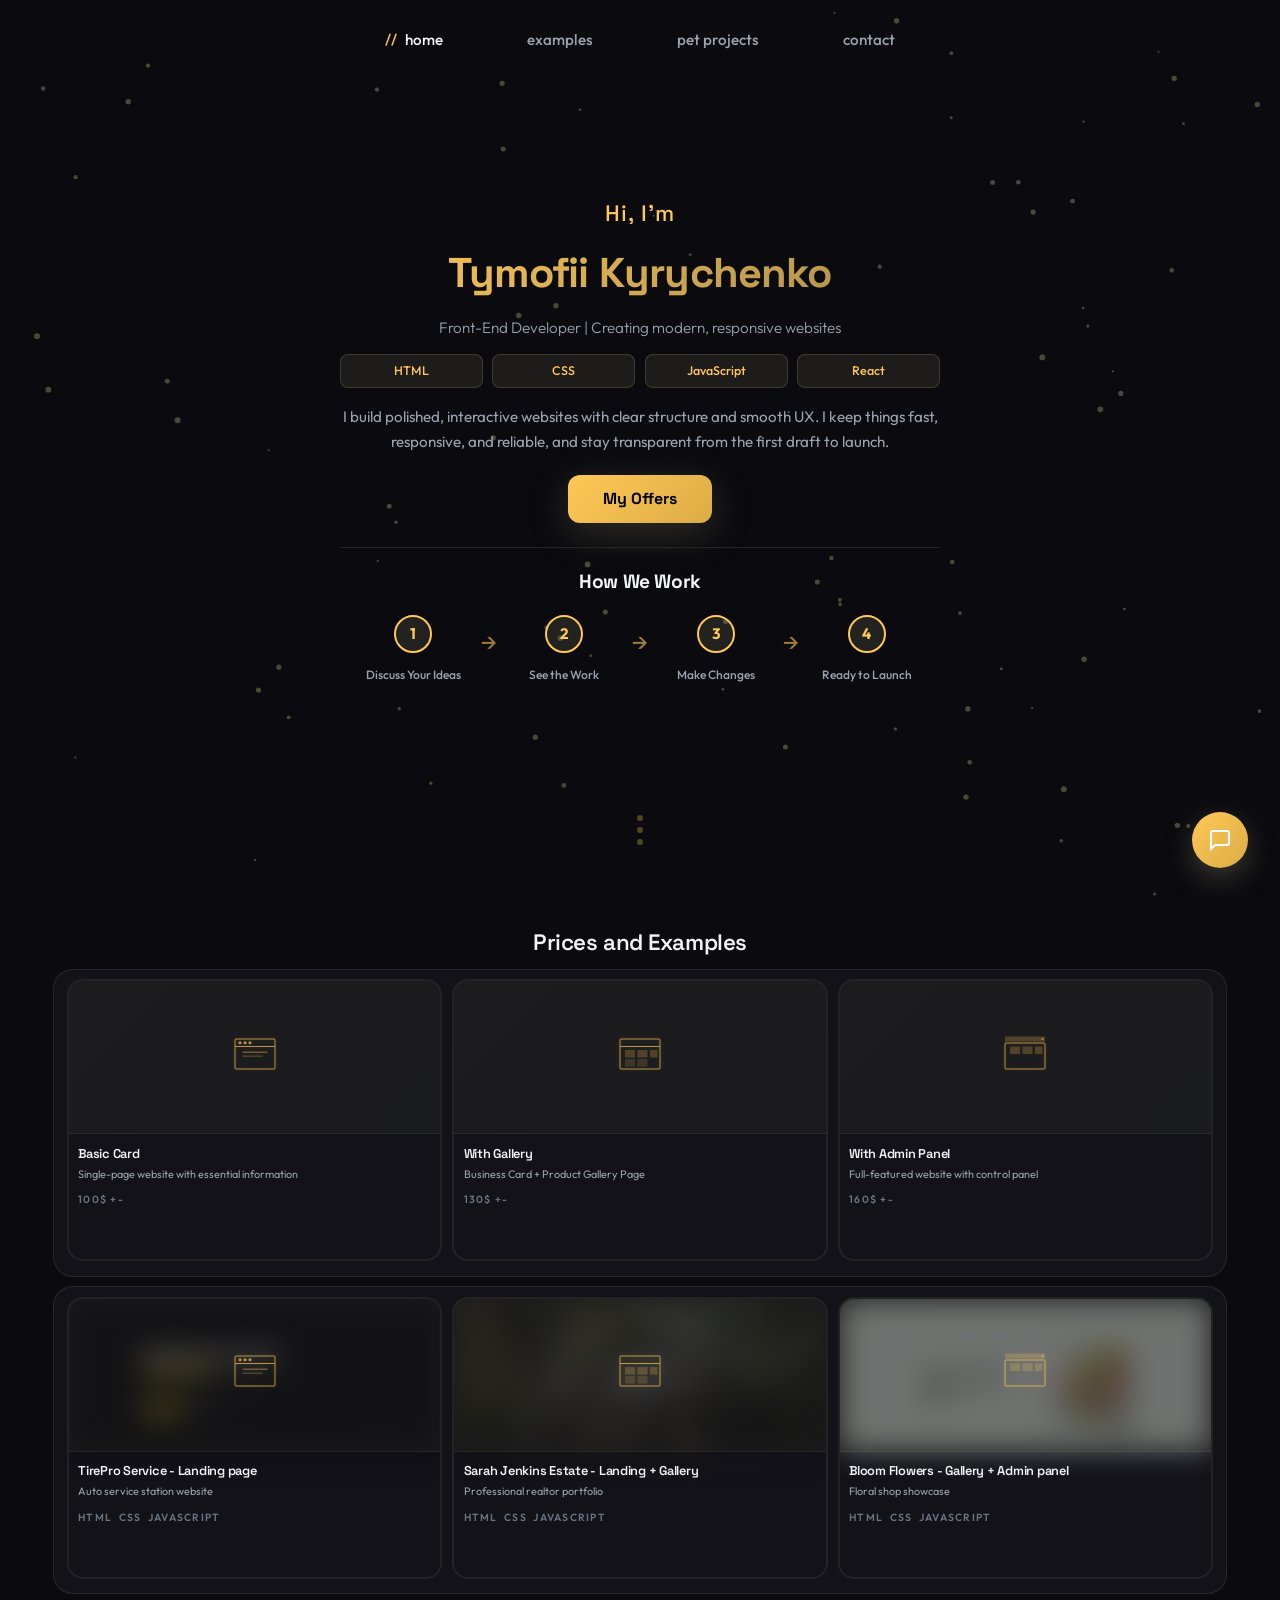
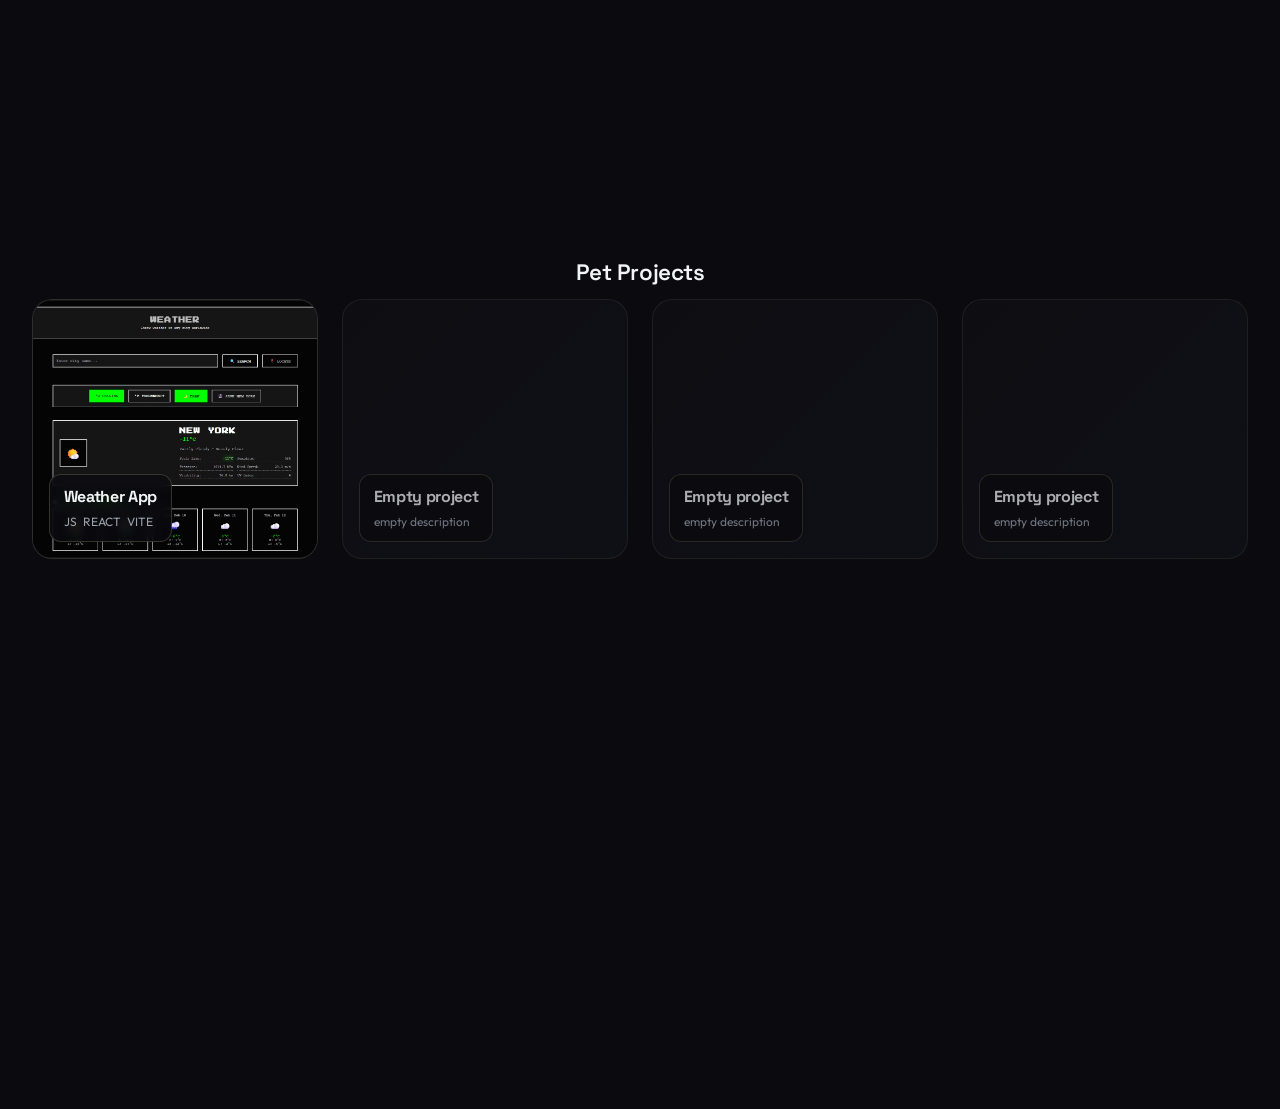
<file: index.html>
<!DOCTYPE html>
<html lang="en">
<head>
    <meta charset="UTF-8">
    <meta name="viewport" content="width=device-width, initial-scale=1.0">
    <title>Tymofii Kyrychenko</title>
    <meta name="description" content="Portfolio of Tymofii Kyrychenko, Front-End Developer. Modern, responsive websites and web applications with clean code and great UX.">
    <meta name="theme-color" content="#0a0a0f">
    <meta property="og:title" content="Tymofii Kyrychenko">
    <meta property="og:description" content="Modern, responsive websites and web applications with clean code and great UX.">
    <meta property="og:type" content="website">
    
    <!-- Fonts -->
    <link rel="preconnect" href="https://fonts.googleapis.com">
    <link rel="preconnect" href="https://fonts.gstatic.com" crossorigin>
    <link href="https://fonts.googleapis.com/css2?family=Outfit:wght@300;400;500;600&family=Space+Grotesk:wght@400;500;600;700&display=swap" rel="stylesheet">
    
    <link rel="stylesheet" href="style.css?v=3.5">
</head>
<body>
    <!-- Canvas for interactive background -->
    <canvas id="particles"></canvas>
    <div class="cursor-dot" aria-hidden="true"></div>
    <div class="cursor-ring" aria-hidden="true"></div>
    
    <!-- Floating Contact Button -->
    <button class="floating-contact-btn" id="floatingContactBtn" type="button" aria-label="Open contact details">
        <svg width="24" height="24" viewBox="0 0 24 24" fill="none" stroke="currentColor" stroke-width="2">
            <path d="M21 15a2 2 0 0 1-2 2H7l-4 4V5a2 2 0 0 1 2-2h14a2 2 0 0 1 2 2z"></path>
        </svg>
    </button>

    <!-- Navigation -->
    <nav class="navbar" id="navbar" aria-label="Primary">
        <div class="nav-container">
            <ul class="nav-menu">
                <li><a href="#home" class="nav-link">home</a></li>
                <li><a href="#portfolio" class="nav-link">examples</a></li>
                <li><a href="#pet-projects" class="nav-link">pet projects</a></li>
                <li><a href="#contactModal" class="nav-link" id="navContactBtn">contact</a></li>
            </ul>
        </div>
    </nav>

    <main>
    <!-- Hero section -->
    <section class="hero snap-section" id="home" aria-label="Intro">
        <!-- Static Navigation for Hero -->
        <div class="hero-nav-container">
            <ul class="nav-menu">
                <li><a href="#home" class="nav-link">home</a></li>
                <li><a href="#portfolio" class="nav-link">examples</a></li>
                <li><a href="#pet-projects" class="nav-link">pet projects</a></li>
                <li><a href="#contactModal" class="nav-link" id="heroContactBtn">contact</a></li>
            </ul>
        </div>

        <div class="container">
            <div class="hero-content">
                <h2 class="hero-greeting">Hi, I'm</h2>
                <h1 class="hero-title">Tymofii Kyrychenko</h1>
                <p class="hero-subtitle">Front-End Developer | Creating modern, responsive websites</p>
                
                <div class="hero-tech">
                    <span class="tech-tag">HTML</span>
                    <span class="tech-tag" id="cssTag">CSS</span>
                    <span class="tech-tag">JavaScript</span>
                    <span class="tech-tag">React</span>
                </div>

                <p class="hero-description">
                    I build polished, interactive websites with clear structure and smooth UX. I keep things fast, responsive, and reliable, and stay transparent from the first draft to launch.
                </p>
                
                <button class="btn-primary" id="myOffersBtn" type="button">My Offers</button>
            </div>

            <div class="workflow-section">
                <h3 class="workflow-title">How We Work</h3>
                <div class="workflow-steps">
                    <div class="workflow-step">
                        <div class="step-number">1</div>
                        <div class="step-label">Discuss Your Ideas</div>
                    </div>
                    <div class="workflow-arrow">→</div>
                    <div class="workflow-step">
                        <div class="step-number">2</div>
                        <div class="step-label">See the Work</div>
                    </div>
                    <div class="workflow-arrow">→</div>
                    <div class="workflow-step">
                        <div class="step-number">3</div>
                        <div class="step-label">Make Changes</div>
                    </div>
                    <div class="workflow-arrow">→</div>
                    <div class="workflow-step">
                        <div class="step-number">4</div>
                        <div class="step-label">Ready to Launch</div>
                    </div>
                </div>
            </div>
        </div>

        <div class="scroll-indicator">
            <div class="scroll-animation">
                <div class="scroll-dot"></div>
                <div class="scroll-dot"></div>
                <div class="scroll-dot"></div>
            </div>
        </div>
    </section>

    <!-- Portfolio -->
    <section class="portfolio snap-section" id="portfolio">
        <h2 class="section-title">Prices and Examples</h2>
        <div class="portfolio-content">
            
            <div class="portfolio-row">
                    <!-- Variant 1 -->
                    <div class="variant" data-title="Basic Card" data-includes="1 Screen Design|Responsive Layout|Contact Form|Basic SEO Setup|Domain Connection" data-price="true" role="button" tabindex="0" aria-haspopup="dialog" aria-controls="priceModal">
                        <div class="variant-preview">
                            <div class="preview-placeholder">
                                <svg width="100" height="100" viewBox="0 0 100 100" fill="none">
                                    <rect x="10" y="20" width="80" height="60" stroke="currentColor" stroke-width="2" rx="2"/>
                                    <line x1="10" y1="35" x2="90" y2="35" stroke="currentColor" stroke-width="2"/>
                                    <circle cx="20" cy="27.5" r="3" fill="currentColor"/>
                                    <circle cx="30" cy="27.5" r="3" fill="currentColor"/>
                                    <circle cx="40" cy="27.5" r="3" fill="currentColor"/>
                                    <rect x="25" y="45" width="50" height="3" fill="currentColor" opacity="0.5"/>
                                    <rect x="25" y="53" width="40" height="3" fill="currentColor" opacity="0.3"/>
                                </svg>
                            </div>
                        </div>
                        <div class="variant-info">
                            <h3>Basic Card</h3>
                            <p>Single-page website with essential information</p>
                            <div class="tech-list">100$ +-</div>
                        </div>
                    </div>

                    <!-- Variant 2 -->
                    <div class="variant" data-title="With Gallery" data-includes="2 Pages|Product Gallery|Service Cards|Responsive Layout|Basic SEO Setup" data-price="true" role="button" tabindex="0" aria-haspopup="dialog" aria-controls="priceModal">
                        <div class="variant-preview">
                            <div class="preview-placeholder">
                                <svg width="100" height="100" viewBox="0 0 100 100" fill="none">
                                    <rect x="10" y="20" width="80" height="60" stroke="currentColor" stroke-width="2" rx="2"/>
                                    <line x1="10" y1="35" x2="90" y2="35" stroke="currentColor" stroke-width="2"/>
                                    <rect x="20" y="42" width="20" height="15" fill="currentColor" opacity="0.3"/>
                                    <rect x="45" y="42" width="20" height="15" fill="currentColor" opacity="0.3"/>
                                    <rect x="70" y="42" width="15" height="15" fill="currentColor" opacity="0.3"/>
                                    <rect x="20" y="60" width="20" height="15" fill="currentColor" opacity="0.2"/>
                                    <rect x="45" y="60" width="20" height="15" fill="currentColor" opacity="0.2"/>
                                </svg>
                            </div>
                        </div>
                        <div class="variant-info">
                            <h3>With Gallery</h3>
                            <p>Business Card + Product Gallery Page</p>
                            <div class="tech-list">130$ +-</div>
                        </div>
                    </div>

                    <!-- Variant 3 -->
                    <div class="variant" data-title="With Admin Panel" data-includes="3 Pages|Gallery + Filters|Request Form|Admin Panel (footer)|Analytics Connection" data-price="true" role="button" tabindex="0" aria-haspopup="dialog" aria-controls="priceModal">
                        <div class="variant-preview">
                            <div class="preview-placeholder">
                                <svg width="100" height="100" viewBox="0 0 100 100" fill="none">
                                    <rect x="10" y="15" width="80" height="10" fill="currentColor" opacity="0.3"/>
                                    <rect x="10" y="28" width="80" height="52" stroke="currentColor" stroke-width="2" rx="2"/>
                                    <rect x="20" y="35" width="20" height="15" fill="currentColor" opacity="0.3"/>
                                    <rect x="45" y="35" width="20" height="15" fill="currentColor" opacity="0.3"/>
                                    <rect x="70" y="35" width="15" height="15" fill="currentColor" opacity="0.3"/>
                                    <circle cx="85" cy="20" r="2" fill="currentColor"/>
                                </svg>
                            </div>
                        </div>
                        <div class="variant-info">
                            <h3>With Admin Panel</h3>
                            <p>Full-featured website with control panel</p>
                            <div class="tech-list">160$ +-</div>
                        </div>
                    </div>
                <div class="swipe-hint" aria-hidden="true">swipe →</div>
            </div>

            <div class="portfolio-row">
                    <!-- Variant 1 -->
                    <a class="variant" href="demos/autoservice/index.html" target="_blank" rel="noopener noreferrer" data-title="TirePro Service" data-includes="Mobile First|Map Integration|Service Cards|Contact Form|Responsive" data-image="img/Screenshot_auto.jpg">
                        <span class="variant-toggle-btn" role="button" tabindex="0" aria-label="Toggle preview" aria-pressed="false">
                            <svg width="20" height="20" viewBox="0 0 24 24" fill="none" stroke="currentColor" stroke-width="2">
                                <path d="M1 12s4-8 11-8 11 8 11 8-4 8-11 8-11-8-11-8z"></path>
                                <circle cx="12" cy="12" r="3"></circle>
                            </svg>
                        </span>
                        <div class="variant-preview">
                            <div class="preview-placeholder">
                                <svg width="100" height="100" viewBox="0 0 100 100" fill="none">
                                    <rect x="10" y="20" width="80" height="60" stroke="currentColor" stroke-width="2" rx="2"/>
                                    <line x1="10" y1="35" x2="90" y2="35" stroke="currentColor" stroke-width="2"/>
                                    <circle cx="20" cy="27.5" r="3" fill="currentColor"/>
                                    <circle cx="30" cy="27.5" r="3" fill="currentColor"/>
                                    <circle cx="40" cy="27.5" r="3" fill="currentColor"/>
                                    <rect x="25" y="45" width="50" height="3" fill="currentColor" opacity="0.5"/>
                                    <rect x="25" y="53" width="40" height="3" fill="currentColor" opacity="0.3"/>
                                </svg>
                            </div>
                        </div>
                        <div class="variant-info">
                            <h3>TirePro Service - Landing page</h3>
                            <p>Auto service station website</p>
                            <div class="tech-list">HTML&nbsp;&nbsp;CSS&nbsp;&nbsp;JAVASCRIPT</div>
                        </div>
                    </a>

                    <!-- Variant 2 -->
                    <a class="variant" href="demos/realestate/index.html" target="_blank" rel="noopener noreferrer" data-title="Sarah Jenkins Real Estate" data-includes="Property Gallery|Clean Design|Responsive|Mobile First" data-image="img/Screenshot_realtor.jpg">
                        <span class="variant-toggle-btn" role="button" tabindex="0" aria-label="Toggle preview" aria-pressed="false">
                            <svg width="20" height="20" viewBox="0 0 24 24" fill="none" stroke="currentColor" stroke-width="2">
                                <path d="M1 12s4-8 11-8 11 8 11 8-4 8-11 8-11-8-11-8z"></path>
                                <circle cx="12" cy="12" r="3"></circle>
                            </svg>
                        </span>
                        <div class="variant-preview">
                            <div class="preview-placeholder">
                                <svg width="100" height="100" viewBox="0 0 100 100" fill="none">
                                    <rect x="10" y="20" width="80" height="60" stroke="currentColor" stroke-width="2" rx="2"/>
                                    <line x1="10" y1="35" x2="90" y2="35" stroke="currentColor" stroke-width="2"/>
                                    <rect x="20" y="42" width="20" height="15" fill="currentColor" opacity="0.3"/>
                                    <rect x="45" y="42" width="20" height="15" fill="currentColor" opacity="0.3"/>
                                    <rect x="70" y="42" width="15" height="15" fill="currentColor" opacity="0.3"/>
                                    <rect x="20" y="60" width="20" height="15" fill="currentColor" opacity="0.2"/>
                                    <rect x="45" y="60" width="20" height="15" fill="currentColor" opacity="0.2"/>
                                </svg>
                            </div>
                        </div>
                        <div class="variant-info">
                            <h3>Sarah Jenkins Estate - Landing + Gallery</h3>
                            <p>Professional realtor portfolio</p>
                            <div class="tech-list">HTML&nbsp;&nbsp;CSS&nbsp;&nbsp;JAVASCRIPT</div>
                        </div>
                    </a>

                    <!-- Variant 3 -->
                    <a class="variant" href="https://113lcl.github.io/bloom/" target="_blank" rel="noopener noreferrer" data-title="Bloom Flowers" data-includes="Unique Design|Up to 6 Blocks|Animations|Request Form|Responsive" data-image="img/Screenshot_bloom.jpg">
                        <span class="variant-toggle-btn" role="button" tabindex="0" aria-label="Toggle preview" aria-pressed="false">
                            <svg width="20" height="20" viewBox="0 0 24 24" fill="none" stroke="currentColor" stroke-width="2">
                                <path d="M1 12s4-8 11-8 11 8 11 8-4 8-11 8-11-8-11-8z"></path>
                                <circle cx="12" cy="12" r="3"></circle>
                            </svg>
                        </span>
                        <div class="variant-preview">
                            <div class="preview-placeholder">
                                <svg width="100" height="100" viewBox="0 0 100 100" fill="none">
                                    <rect x="10" y="15" width="80" height="10" fill="currentColor" opacity="0.3"/>
                                    <rect x="10" y="28" width="80" height="52" stroke="currentColor" stroke-width="2" rx="2"/>
                                    <rect x="20" y="35" width="20" height="15" fill="currentColor" opacity="0.3"/>
                                    <rect x="45" y="35" width="20" height="15" fill="currentColor" opacity="0.3"/>
                                    <rect x="70" y="35" width="15" height="15" fill="currentColor" opacity="0.3"/>
                                    <circle cx="85" cy="20" r="2" fill="currentColor"/>
                                </svg>
                            </div>
                        </div>
                        <div class="variant-info">
                            <h3>Bloom Flowers - Gallery + Admin panel</h3>
                            <p>Floral shop showcase</p>
                            <div class="tech-list">HTML&nbsp;&nbsp;CSS&nbsp;&nbsp;JAVASCRIPT</div>
                        </div>
                    </a>
                <div class="swipe-hint" aria-hidden="true">swipe →</div>
            </div>

        </div>
    </section>

    <!-- Pet Projects -->
    <section class="pet-projects snap-section" id="pet-projects">
        <h2 class="section-title">Pet Projects</h2>
        <div class="pet-projects-grid">
            <article class="pet-project-card" role="button" tabindex="0" aria-label="Pixel Weather project">
                <div class="pet-project-image mobile-image-swap" data-mobile="img/Screenshot_mobile_weather.jpg" style="background-image: url('img/Screenshot_weather.jpg');"></div>
                <div class="pet-project-meta">
                    <h3>Weather App</h3>
                    <p>JS&nbsp;&nbsp;REACT&nbsp;&nbsp;VITE</p>
                </div>
                <div class="pet-project-actions" aria-hidden="true">
                    <a class="pet-project-action" href="https://github.com/113lcl/weather-app" target="_blank" rel="noopener noreferrer">Repository</a>
                    <a class="pet-project-action primary" href="https://113lcl.github.io/weather-app" target="_blank" rel="noopener noreferrer">Live Site</a>
                </div>
            </article>

            <article class="pet-project-card coming-soon" role="button" tabindex="0" aria-label="TirePro Service project">
                <div class="pet-project-meta">
                    <h3>Empty project</h3>
                    <p>empty description</p>
                </div>
                <div class="pet-project-actions" aria-hidden="true">
                    <span class="pet-project-action disabled">coming soon</span>
                </div>
            </article>

            <article class="pet-project-card coming-soon" role="button" tabindex="0" aria-label="Real Estate project">
                <div class="pet-project-meta">
                    <h3>Empty project</h3>
                    <p>empty description</p>
                </div>
                <div class="pet-project-actions" aria-hidden="true">
                    <span class="pet-project-action disabled">coming soon</span>
                </div>
            </article>

            <article class="pet-project-card coming-soon" role="button" tabindex="0" aria-label="Bloom Flowers project">
                <div class="pet-project-meta">
                    <h3>Empty project</h3>
                    <p>empty description</p>
                </div>
                <div class="pet-project-actions" aria-hidden="true">
                    <span class="pet-project-action disabled">coming soon</span>
                </div>
            </article>
        </div>
    </section>

    <!-- Price modal -->
    <div class="modal" id="priceModal" aria-hidden="true">
        <div class="modal-overlay"></div>
        <div class="modal-content" role="dialog" aria-modal="true" aria-labelledby="priceTitle">
            <button class="modal-close" id="closePriceModal" type="button" aria-label="Close dialog">
                <svg width="24" height="24" viewBox="0 0 24 24" fill="none" stroke="currentColor" stroke-width="2">
                    <line x1="18" y1="6" x2="6" y2="18"></line>
                    <line x1="6" y1="6" x2="18" y2="18"></line>
                </svg>
            </button>
            <h2 id="priceTitle">Package</h2>
            <p class="price-subtitle">What's included in the price</p>
            <ul class="price-list" id="priceList"></ul>
        </div>
    </div>

    <!-- Game modal -->
    <div class="modal" id="gameModal" aria-hidden="true">
        <div class="modal-overlay"></div>
        <div class="modal-content game-modal-content" role="dialog" aria-modal="true" aria-labelledby="gameTitle">
            <button class="modal-close" id="closeGameModal" type="button" aria-label="Close dialog">
                <svg width="24" height="24" viewBox="0 0 24 24" fill="none" stroke="currentColor" stroke-width="2">
                    <line x1="18" y1="6" x2="6" y2="18"></line>
                    <line x1="6" y1="6" x2="18" y2="18"></line>
                </svg>
            </button>
            <div class="game-header">
                <h2 id="gameTitle">Blackjack Lite</h2>
                <div class="chip-count">Score: <span id="playerScore">0</span></div>
            </div>
            
            <div class="game-area">
                <div class="deck-area">
                    <div class="game-card back"></div>
                    <span class="deck-label">Deck</span>
                </div>
                
                <div class="opponent-area">
                    <div class="opponent-text">Opponent is thinking...</div>
                    <div class="opponent-score hidden" id="opponentScoreRaw">??</div>
                </div>

                <div class="player-area" id="playerHand">
                    <!-- Cards will appear here -->
                </div>
            </div>

            <div class="game-status" id="gameStatus">Get 21 or beat the opponent!</div>

            <div class="game-controls">
                <button class="btn-game hit" id="btnHit">Hit</button>
                <button class="btn-game stay" id="btnStay">Stay</button>
                <button class="btn-game restart hidden" id="btnRestart">New Round</button>
            </div>
        </div>
    </div>

    <!-- Contact modal -->
    <div class="modal" id="contactModal" aria-hidden="true">
        <div class="modal-overlay"></div>
        <div class="modal-content" role="dialog" aria-modal="true" aria-labelledby="contactTitle">
            <button class="modal-close" id="closeModal" type="button" aria-label="Close dialog">
                <svg width="24" height="24" viewBox="0 0 24 24" fill="none" stroke="currentColor" stroke-width="2">
                    <line x1="18" y1="6" x2="6" y2="18"></line>
                    <line x1="6" y1="6" x2="18" y2="18"></line>
                </svg>
            </button>
            <h2 id="contactTitle">Contacts</h2>
            <div class="contacts">
                <div class="contact-row">
                    <a href="mailto:tmxkir14@gmail.com" class="contact-item">
                        <svg width="24" height="24" viewBox="0 0 24 24" fill="none" stroke="currentColor" stroke-width="2">
                            <path d="M4 4h16c1.1 0 2 .9 2 2v12c0 1.1-.9 2-2 2H4c-1.1 0-2-.9-2-2V6c0-1.1.9-2 2-2z"></path>
                            <polyline points="22,6 12,13 2,6"></polyline>
                        </svg>
                        <span>tmxkir14@gmail.com</span>
                    </a>
                    <button class="copy-square-btn" type="button" aria-label="Copy email" data-copy="tmxkir14@gmail.com" title="Copy email">
                        <svg width="20" height="20" viewBox="0 0 24 24" fill="none" stroke="currentColor" stroke-width="2">
                            <rect x="9" y="9" width="13" height="13" rx="2" ry="2"></rect>
                            <path d="M5 15H4a2 2 0 0 1-2-2V4a2 2 0 0 1 2-2h9a2 2 0 0 1 2 2v1"></path>
                        </svg>
                    </button>
                </div>
                <div class="contact-row">
                    <a href="tel:+48734496075" class="contact-item">
                        <svg width="24" height="24" viewBox="0 0 24 24" fill="none" stroke="currentColor" stroke-width="2" stroke-linecap="round" stroke-linejoin="round">
                            <path d="M22 16.92v3a2 2 0 0 1-2.18 2 19.79 19.79 0 0 1-8.63-3.07 19.5 19.5 0 0 1-6-6 19.79 19.79 0 0 1-3.07-8.67A2 2 0 0 1 4.11 2h3a2 2 0 0 1 2 1.72 12.84 12.84 0 0 0 .7 2.81 2 2 0 0 1-.45 2.11L8.09 9.91a16 16 0 0 0 6 6l1.27-1.27a2 2 0 0 1 2.11-.45 12.84 12.84 0 0 0 2.81.7A2 2 0 0 1 22 16.92z"></path>
                        </svg>
                        <span>+48 734-496-075</span>
                    </a>
                    <button class="copy-square-btn" type="button" aria-label="Copy phone" data-copy="+48734496075" title="Copy phone">
                        <svg width="20" height="20" viewBox="0 0 24 24" fill="none" stroke="currentColor" stroke-width="2">
                            <rect x="9" y="9" width="13" height="13" rx="2" ry="2"></rect>
                            <path d="M5 15H4a2 2 0 0 1-2-2V4a2 2 0 0 1 2-2h9a2 2 0 0 1 2 2v1"></path>
                        </svg>
                    </button>
                </div>
                <a href="https://t.me/minimal_sanity" class="contact-item" target="_blank" rel="noopener noreferrer">
                    <svg width="24" height="24" viewBox="0 0 24 24" fill="currentColor">
                        <path d="M12 2C6.48 2 2 6.48 2 12s4.48 10 10 10 10-4.48 10-10S17.52 2 12 2zm4.64 6.8c-.15 1.58-.8 5.42-1.13 7.19-.14.75-.42 1-.68 1.03-.58.05-1.02-.38-1.58-.75-.88-.58-1.38-.94-2.23-1.5-.99-.65-.35-1.01.22-1.59.15-.15 2.71-2.48 2.76-2.69a.2.2 0 00-.05-.18c-.06-.05-.14-.03-.21-.02-.09.02-1.49.95-4.22 2.79-.4.27-.76.41-1.08.4-.36-.01-1.04-.2-1.55-.37-.63-.2-1.12-.31-1.08-.66.02-.18.27-.36.74-.55 2.92-1.27 4.86-2.11 5.83-2.51 2.78-1.16 3.35-1.36 3.73-1.36.08 0 .27.02.39.12.1.08.13.19.14.27-.01.06.01.24 0 .38z"/>
                    </svg>
                    <span>Telegram</span>
                </a>
                <a href="https://github.com/113lcl/" class="contact-item" target="_blank">
                    <svg width="24" height="24" viewBox="0 0 24 24" fill="currentColor">
                        <path d="M12 2C6.477 2 2 6.477 2 12c0 4.42 2.865 8.17 6.839 9.49.5.092.682-.217.682-.482 0-.237-.008-.866-.013-1.7-2.782.603-3.369-1.34-3.369-1.34-.454-1.156-1.11-1.463-1.11-1.463-.908-.62.069-.608.069-.608 1.003.07 1.531 1.03 1.531 1.03.892 1.529 2.341 1.087 2.91.831.092-.646.35-1.086.636-1.336-2.22-.253-4.555-1.11-4.555-4.943 0-1.091.39-1.984 1.029-2.683-.103-.253-.446-1.27.098-2.647 0 0 .84-.269 2.75 1.025A9.578 9.578 0 0112 6.836c.85.004 1.705.114 2.504.336 1.909-1.294 2.747-1.025 2.747-1.025.546 1.377.203 2.394.1 2.647.64.699 1.028 1.592 1.028 2.683 0 3.842-2.339 4.687-4.566 4.935.359.309.678.919.678 1.852 0 1.336-.012 2.415-.012 2.743 0 .267.18.578.688.48C19.138 20.167 22 16.418 22 12c0-5.523-4.477-10-10-10z"/>
                    </svg>
                    <span>GitHub</span>
                </a>
            </div>
        </div>
    </div>
    </main>

    <script src="script.js?v=2.7"></script>
</body>
</html>
</file>
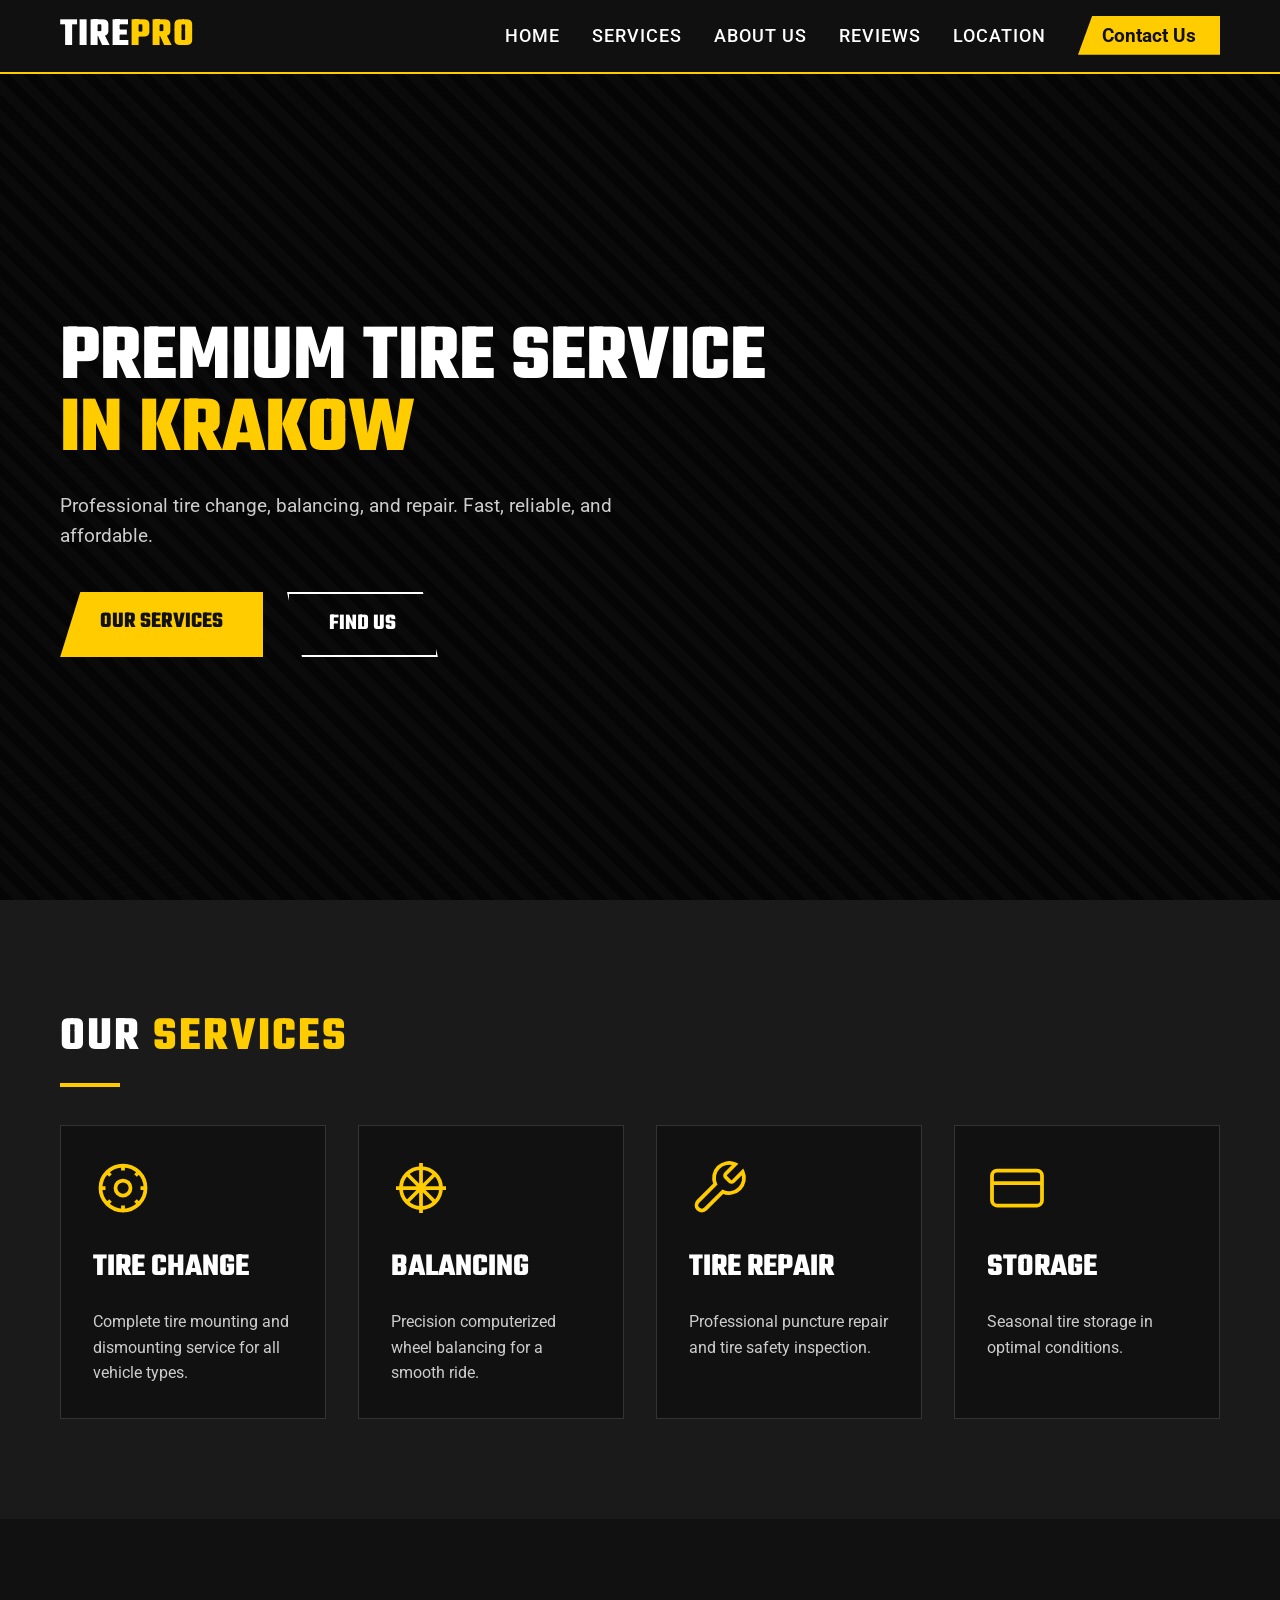
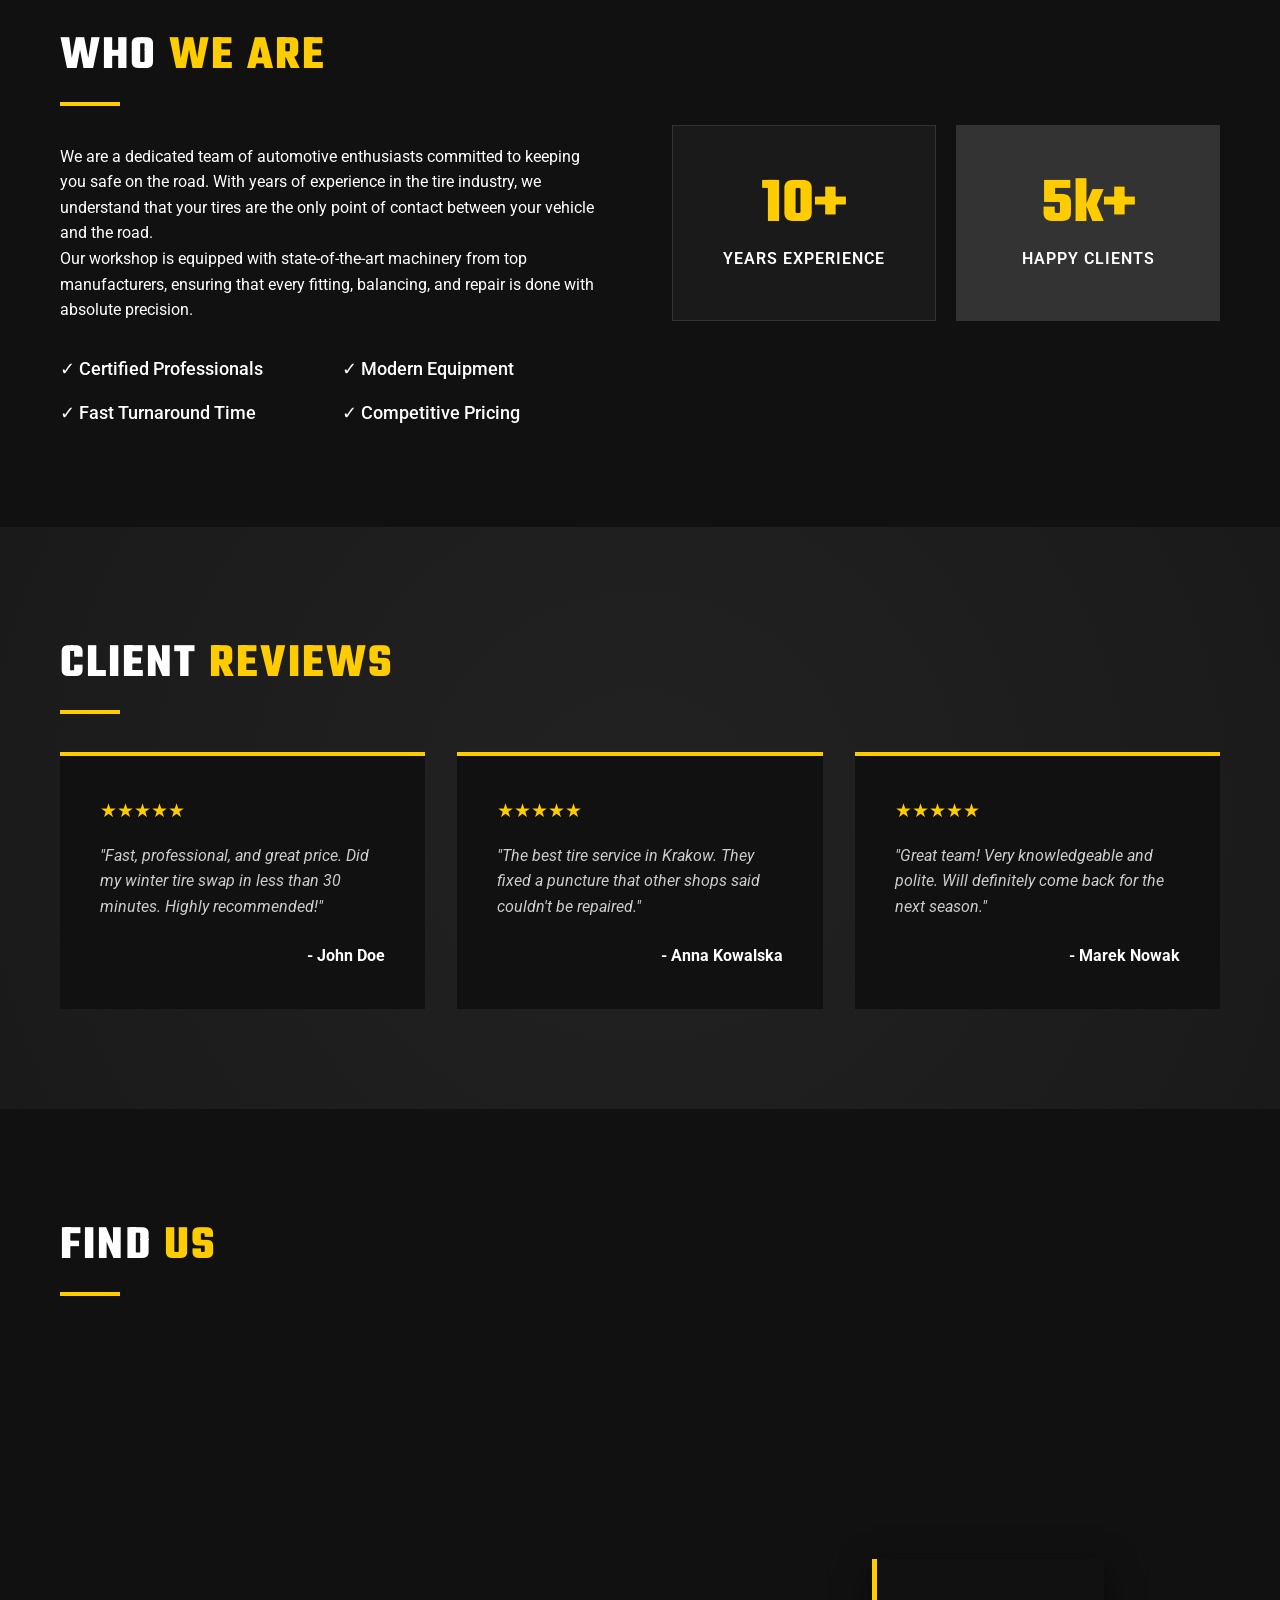
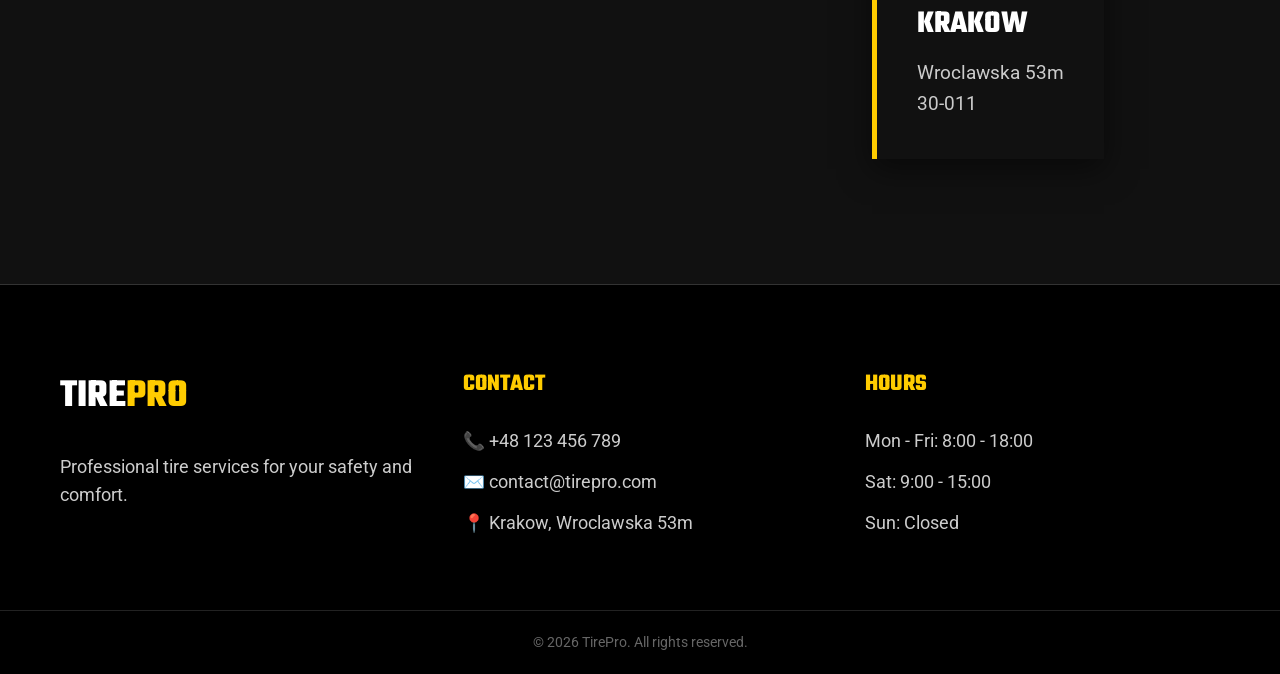
<file: demos/autoservice/index.html>
<!DOCTYPE html>
<html lang="en">
<head>
    <meta charset="UTF-8">
    <meta name="viewport" content="width=device-width, initial-scale=1.0">
    <title>TirePro - Professional Tire Service</title>
    <link rel="stylesheet" href="style.css">
    <link href="https://fonts.googleapis.com/css2?family=Teko:wght@300;400;500;600;700&family=Roboto:wght@300;400;500;700&display=swap" rel="stylesheet">
</head>
<body>
    
    <!-- Navigation -->
    <nav class="navbar" id="navbar">
        <div class="container nav-container">
            <a href="#" class="logo">TIRE<span class="accent">PRO</span></a>
            
            <button class="mobile-menu-btn" aria-label="Toggle menu">
                <span></span>
                <span></span>
                <span></span>
            </button>

            <ul class="nav-menu">
                <li><a href="#home" class="nav-link">Home</a></li>
                <li><a href="#services" class="nav-link">Services</a></li>
                <li><a href="#about" class="nav-link">About Us</a></li>
                <li><a href="#reviews" class="nav-link">Reviews</a></li>
                <li><a href="#location" class="nav-link">Location</a></li>
                <li><a href="#footer" class="nav-cta">Contact Us</a></li>
            </ul>
        </div>
    </nav>

    <!-- Hero Section -->
    <section id="home" class="hero">
        <div class="hero-bg"></div>
        <div class="container hero-content">
            <h1>PREMIUM TIRE SERVICE <br><span class="accent">IN KRAKOW</span></h1>
            <p>Professional tire change, balancing, and repair. Fast, reliable, and affordable.</p>
            <div class="hero-btns">
                <a href="#services" class="btn btn-primary">Our Services</a>
                <a href="#location" class="btn btn-outline">Find Us</a>
            </div>
        </div>
    </section>

    <!-- Services Section -->
    <section id="services" class="services">
        <div class="container">
            <h2 class="section-title">OUR <span class="accent">SERVICES</span></h2>
            <div class="services-grid">
                <!-- Service 1 -->
                <div class="service-card">
                    <div class="service-img-placeholder">
                        <svg width="60" height="60" viewBox="0 0 24 24" fill="none" stroke="currentColor" stroke-width="1.5">
                            <circle cx="12" cy="12" r="9"/>
                            <circle cx="12" cy="12" r="3"/>
                            <path d="M12 3v2 M12 19v2 M3 12h2 M19 12h2 M18.4 5.6l-1.4 1.4 M7 17l-1.4 1.4 M5.6 5.6l1.4 1.4 M17 17l1.4 1.4"/>
                        </svg>
                    </div>
                    <h3>Tire Change</h3>
                    <p>Complete tire mounting and dismounting service for all vehicle types.</p>
                </div>

                <!-- Service 2 -->
                <div class="service-card">
                    <div class="service-img-placeholder">
                        <svg width="60" height="60" viewBox="0 0 24 24" fill="none" stroke="currentColor" stroke-width="1.5">
                            <path d="M12 2v20 M2 12h20 M6 6l12 12 M6 18L18 6"/>
                            <circle cx="12" cy="12" r="8"/>
                        </svg>
                    </div>
                    <h3>Balancing</h3>
                    <p>Precision computerized wheel balancing for a smooth ride.</p>
                </div>

                <!-- Service 3 -->
                <div class="service-card">
                    <div class="service-img-placeholder">
                        <svg width="60" height="60" viewBox="0 0 24 24" fill="none" stroke="currentColor" stroke-width="1.5">
                            <path d="M14.7 6.3a1 1 0 0 0 0 1.4l1.6 1.6a1 1 0 0 0 1.4 0l3.77-3.77a6 6 0 0 1-7.94 7.94l-6.91 6.91a2.12 2.12 0 0 1-3-3l6.91-6.91a6 6 0 0 1 7.94-7.94l-3.76 3.76z"/>
                        </svg>
                    </div>
                    <h3>Tire Repair</h3>
                    <p>Professional puncture repair and tire safety inspection.</p>
                </div>

                <!-- Service 4 -->
                <div class="service-card">
                    <div class="service-img-placeholder">
                        <svg width="60" height="60" viewBox="0 0 24 24" fill="none" stroke="currentColor" stroke-width="1.5">
                            <rect x="2" y="5" width="20" height="14" rx="2"/>
                            <line x1="2" y1="10" x2="22" y2="10"/>
                        </svg>
                    </div>
                    <h3>Storage</h3>
                    <p>Seasonal tire storage in optimal conditions.</p>
                </div>
            </div>
        </div>
    </section>

    <!-- About Section -->
    <section id="about" class="about">
        <div class="container about-container">
            <div class="about-content">
                <h2 class="section-title">WHO <span class="accent">WE ARE</span></h2>
                <p>We are a dedicated team of automotive enthusiasts committed to keeping you safe on the road. With years of experience in the tire industry, we understand that your tires are the only point of contact between your vehicle and the road.</p>
                <p>Our workshop is equipped with state-of-the-art machinery from top manufacturers, ensuring that every fitting, balancing, and repair is done with absolute precision.</p>
                <ul class="features-list">
                    <li>✓ Certified Professionals</li>
                    <li>✓ Modern Equipment</li>
                    <li>✓ Fast Turnaround Time</li>
                    <li>✓ Competitive Pricing</li>
                </ul>
            </div>
            <div class="about-visual">
                <div class="visual-box">
                    <span>10+</span>
                    <p>Years Experience</p>
                </div>
                <div class="visual-box accent-box">
                    <span>5k+</span>
                    <p>Happy Clients</p>
                </div>
            </div>
        </div>
    </section>

    <!-- Reviews Section -->
    <section id="reviews" class="reviews">
        <div class="container">
            <h2 class="section-title text-center">CLIENT <span class="accent">REVIEWS</span></h2>
            <div class="reviews-grid">
                <div class="review-card">
                    <div class="stars">★★★★★</div>
                    <p>"Fast, professional, and great price. Did my winter tire swap in less than 30 minutes. Highly recommended!"</p>
                    <div class="author">- John Doe</div>
                </div>
                <div class="review-card">
                    <div class="stars">★★★★★</div>
                    <p>"The best tire service in Krakow. They fixed a puncture that other shops said couldn't be repaired."</p>
                    <div class="author">- Anna Kowalska</div>
                </div>
                <div class="review-card">
                    <div class="stars">★★★★★</div>
                    <p>"Great team! Very knowledgeable and polite. Will definitely come back for the next season."</p>
                    <div class="author">- Marek Nowak</div>
                </div>
            </div>
        </div>
    </section>

    <!-- Map Section -->
    <section id="location" class="map-section">
        <div class="container">
            <h2 class="section-title text-center">FIND <span class="accent">US</span></h2>
            <div class="map-container">
                <!-- Using an iframe for Google Maps embed (Placeholder location) -->
                <iframe src="https://www.google.com/maps/embed?pb=!1m18!1m12!1m3!1d2560.999!2d19.9!3d50.07!2m3!1f0!2f0!3f0!3m2!1i1024!2i768!4f13.1!3m3!1m2!1s0x0%3A0x0!2zNTCwMDQnMTIuMCJOIDE5sDU0JzAwLjAiRQ!5e0!3m2!1sen!2spl!4v1600000000000!5m2!1sen!2spl" 
                    width="100%" height="450" style="border:0;" allowfullscreen="" loading="lazy" referrerpolicy="no-referrer-when-downgrade">
                </iframe>
                <div class="address-overlay">
                    <h3>Krakow</h3>
                    <p>Wroclawska 53m</p>
                    <p>30-011</p>
                </div>
            </div>
        </div>
    </section>

    <!-- Footer -->
    <footer id="footer">
        <div class="container footer-content">
            <div class="footer-col">
                <h3>TIRE<span class="accent">PRO</span></h3>
                <p>Professional tire services for your safety and comfort.</p>
            </div>
            <div class="footer-col">
                <h4>Contact</h4>
                <p>📞 +48 123 456 789</p>
                <p>✉️ contact@tirepro.com</p>
                <p>📍 Krakow, Wroclawska 53m</p>
            </div>
            <div class="footer-col">
                <h4>Hours</h4>
                <p>Mon - Fri: 8:00 - 18:00</p>
                <p>Sat: 9:00 - 15:00</p>
                <p>Sun: Closed</p>
            </div>
        </div>
        <div class="footer-bottom">
            <p>&copy; 2026 TirePro. All rights reserved.</p>
        </div>
    </footer>

    <script src="script.js"></script>
</body>
</html>
</file>
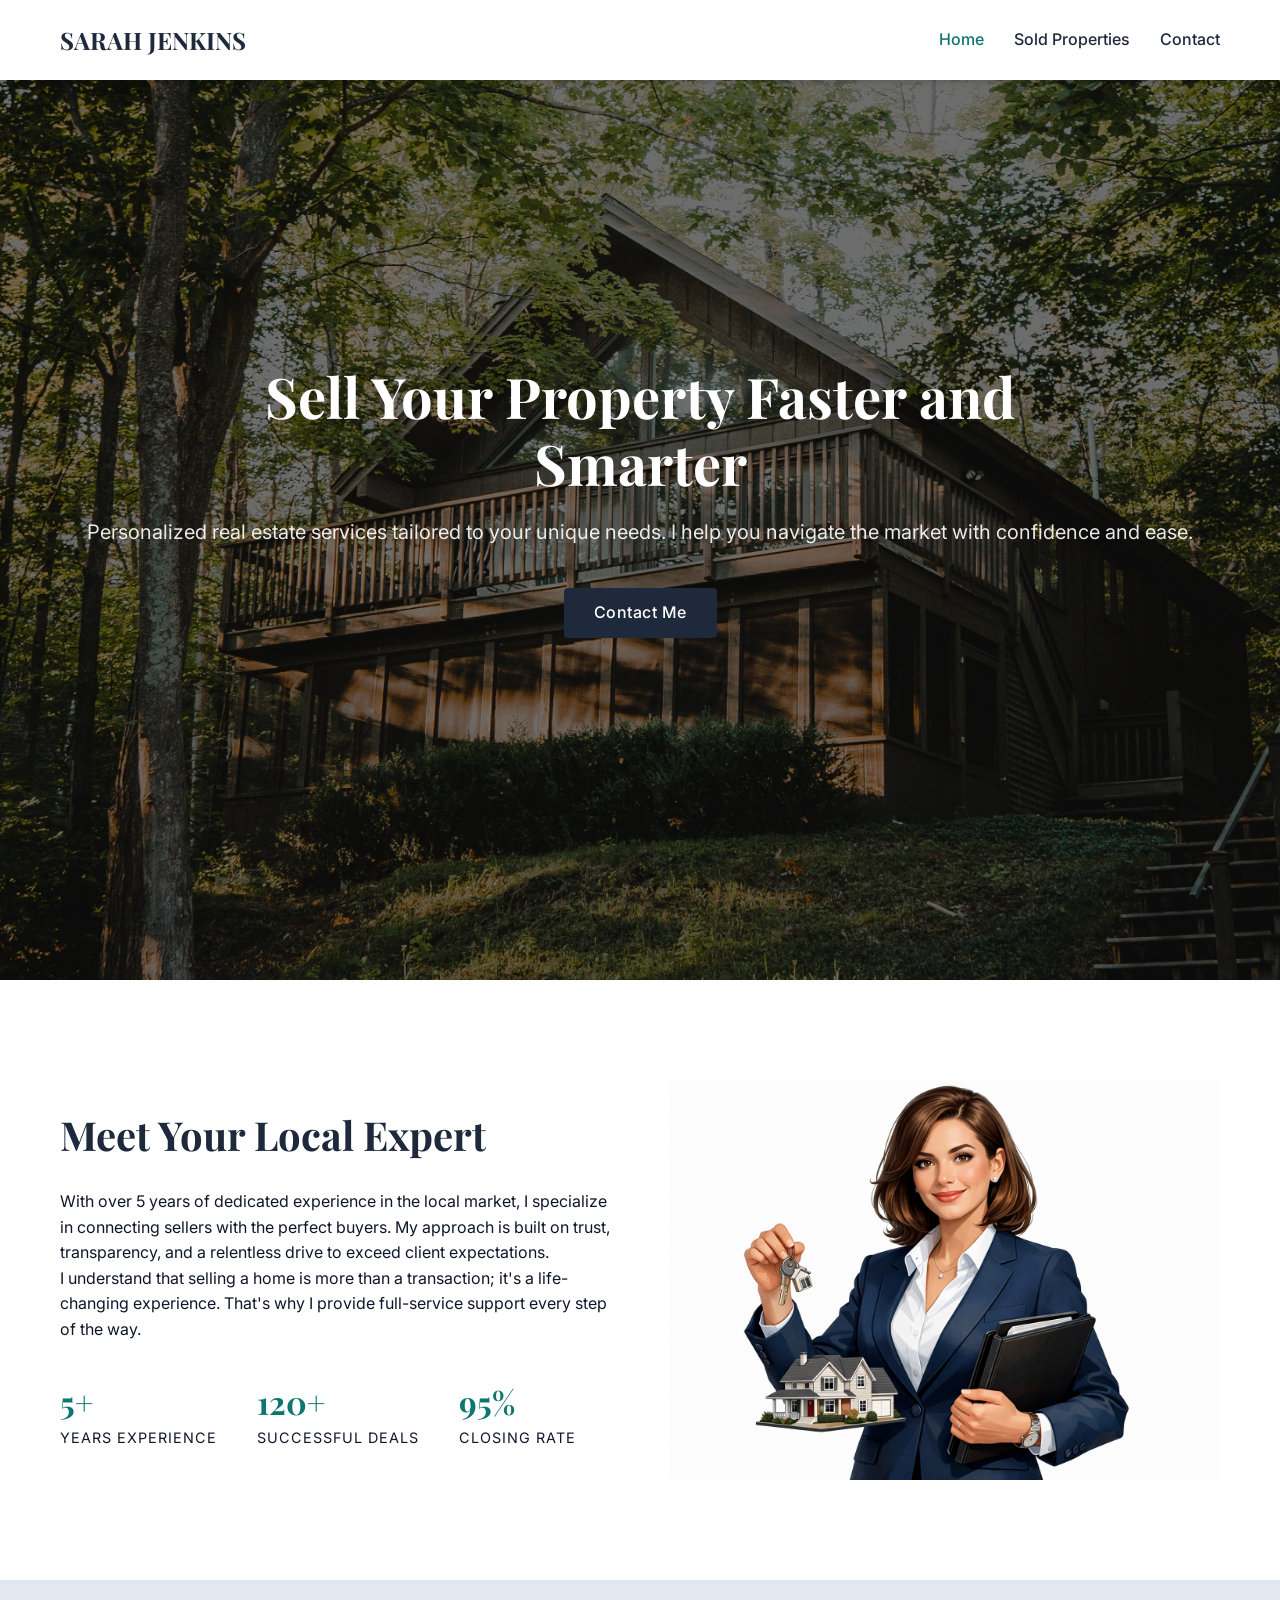
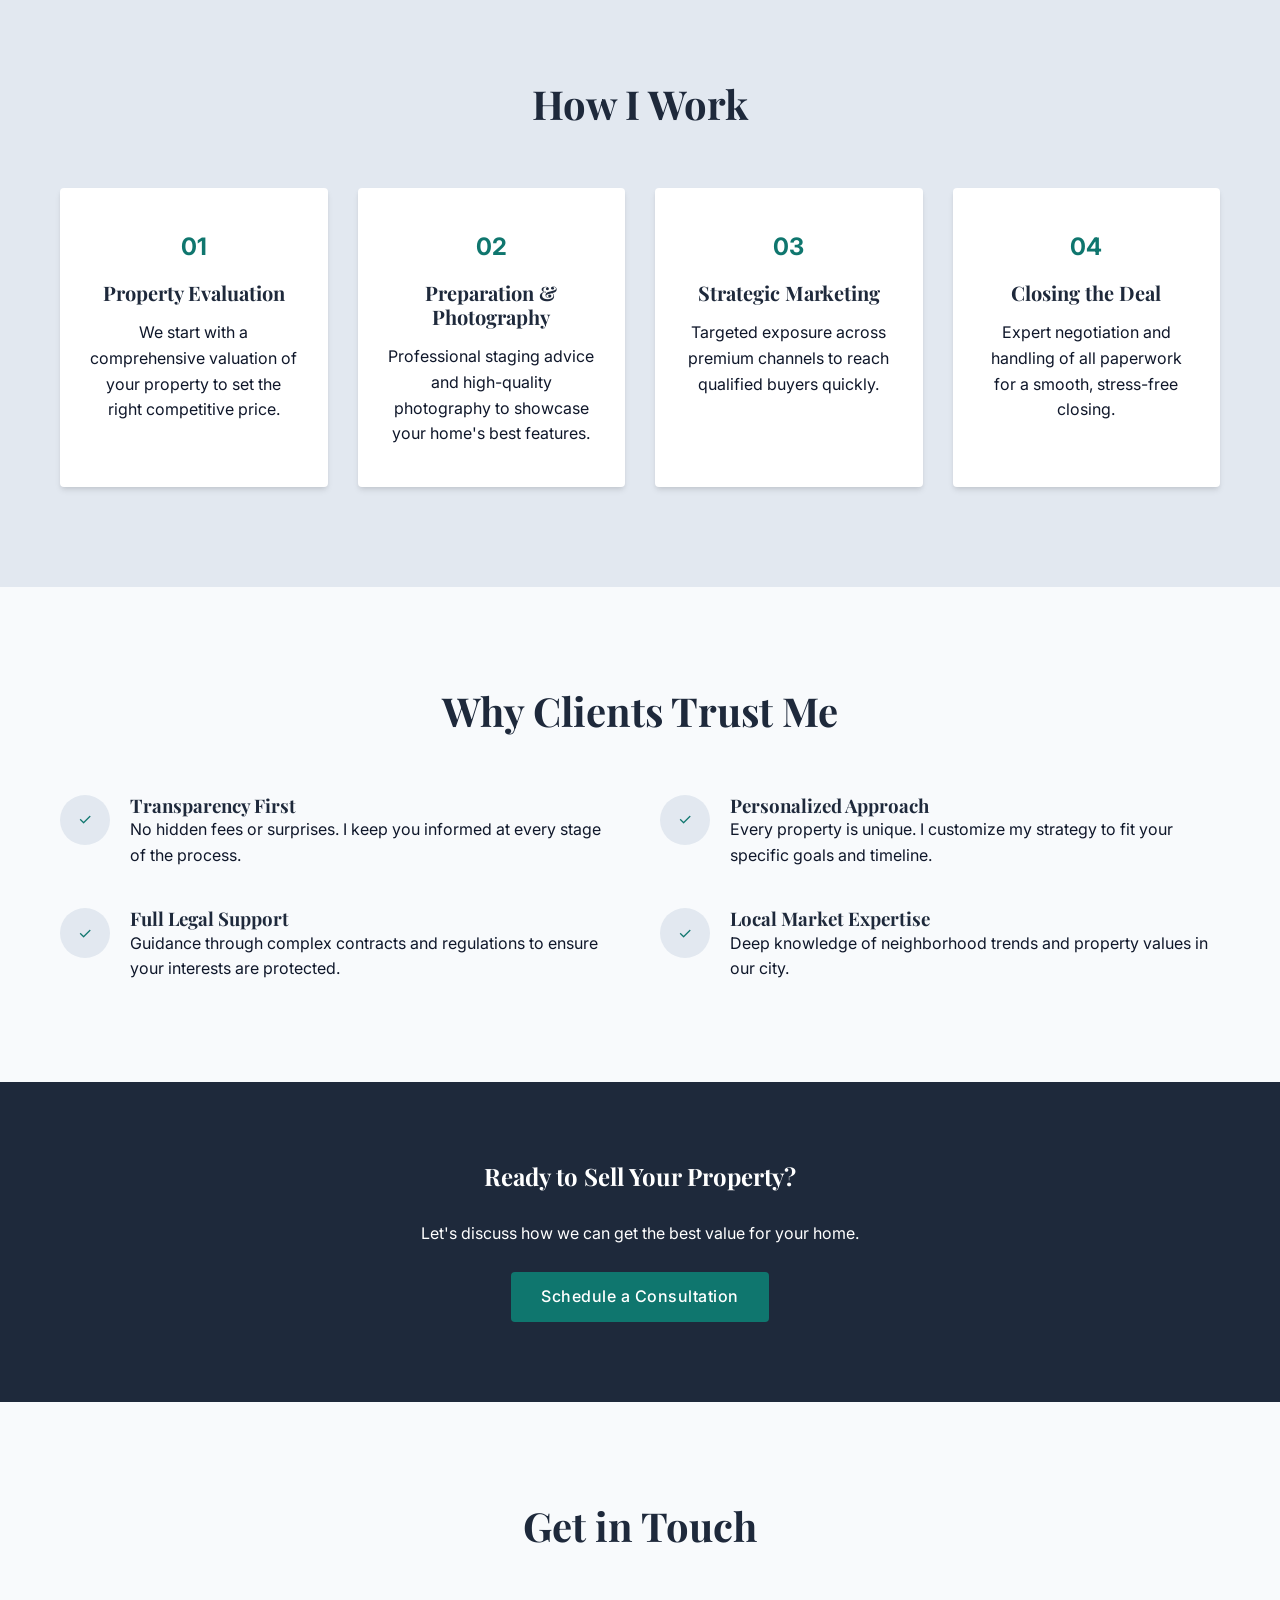
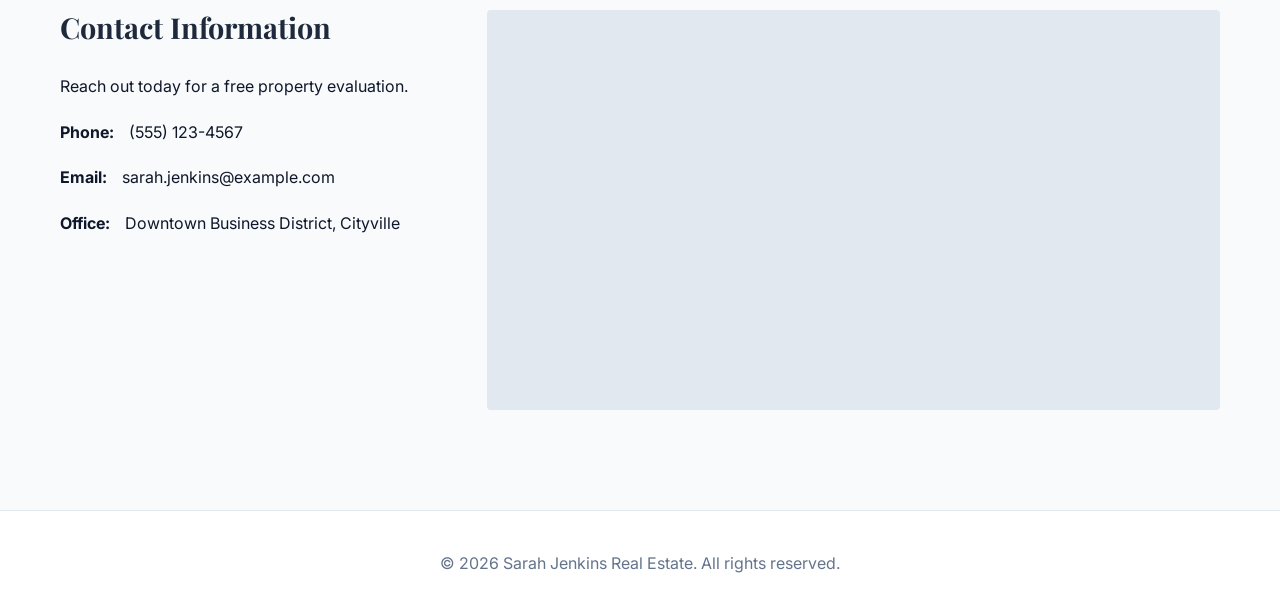
<file: demos/realestate/index.html>
<!DOCTYPE html>
<html lang="en">
<head>
    <meta charset="UTF-8">
    <meta name="viewport" content="width=device-width, initial-scale=1.0">
    <title>Sarah Jenkins - Expert Real Estate Agent</title>
    <link rel="stylesheet" href="style.css">
</head>
<body>

    <!-- Header -->
    <header>
        <div class="container">
            <nav>
                <a href="index.html" class="logo">SARAH JENKINS</a>
                <div class="nav-links">
                    <a href="index.html" class="active">Home</a>
                    <a href="gallery.html">Sold Properties</a>
                    <a href="#contact">Contact</a>
                </div>
                <button class="mobile-menu-btn" aria-label="Toggle menu">☰</button>
            </nav>
        </div>
    </header>

    <!-- Hero Section -->
    <section class="hero">
        <div class="container">
            <h1>Sell Your Property Faster and Smarter</h1>
            <p>Personalized real estate services tailored to your unique needs. I help you navigate the market with confidence and ease.</p>
            <a href="#contact" class="btn">Contact Me</a>
        </div>
    </section>

    <!-- About Section -->
    <section class="about">
        <div class="container">
            <div class="about-content">
                <div class="about-text">
                    <h2>Meet Your Local Expert</h2>
                    <p>With over 5 years of dedicated experience in the local market, I specialize in connecting sellers with the perfect buyers. My approach is built on trust, transparency, and a relentless drive to exceed client expectations.</p>
                    <p>I understand that selling a home is more than a transaction; it's a life-changing experience. That's why I provide full-service support every step of the way.</p>
                    
                    <div class="stats">
                        <div class="stat-item">
                            <h3>5+</h3>
                            <p>Years Experience</p>
                        </div>
                        <div class="stat-item">
                            <h3>120+</h3>
                            <p>Successful Deals</p>
                        </div>
                        <div class="stat-item">
                            <h3>95%</h3>
                            <p>Closing Rate</p>
                        </div>
                    </div>
                </div>
                <div class="about-img">
                    <!-- Placeholder for professional photo -->
                    <img src="img/woman.png" alt="Sarah Jenkins Real Estate Agent">
                </div>
            </div>
        </div>
    </section>

    <!-- How I Work -->
    <section class="process">
        <div class="container">
            <h2 class="section-title">How I Work</h2>
            <div class="step-grid">
                <div class="step-card">
                    <span class="step-number">01</span>
                    <h3>Property Evaluation</h3>
                    <p>We start with a comprehensive valuation of your property to set the right competitive price.</p>
                </div>
                <div class="step-card">
                    <span class="step-number">02</span>
                    <h3>Preparation & Photography</h3>
                    <p>Professional staging advice and high-quality photography to showcase your home's best features.</p>
                </div>
                <div class="step-card">
                    <span class="step-number">03</span>
                    <h3>Strategic Marketing</h3>
                    <p>Targeted exposure across premium channels to reach qualified buyers quickly.</p>
                </div>
                <div class="step-card">
                    <span class="step-number">04</span>
                    <h3>Closing the Deal</h3>
                    <p>Expert negotiation and handling of all paperwork for a smooth, stress-free closing.</p>
                </div>
            </div>
        </div>
    </section>

    <!-- Why Choose Me -->
    <section class="why-choose">
        <div class="container">
            <h2 class="section-title">Why Clients Trust Me</h2>
            <div class="features-grid">
                <div class="feature-item">
                    <div class="feature-icon">✓</div>
                    <div>
                        <h3>Transparency First</h3>
                        <p>No hidden fees or surprises. I keep you informed at every stage of the process.</p>
                    </div>
                </div>
                <div class="feature-item">
                    <div class="feature-icon">✓</div>
                    <div>
                        <h3>Personalized Approach</h3>
                        <p>Every property is unique. I customize my strategy to fit your specific goals and timeline.</p>
                    </div>
                </div>
                <div class="feature-item">
                    <div class="feature-icon">✓</div>
                    <div>
                        <h3>Full Legal Support</h3>
                        <p>Guidance through complex contracts and regulations to ensure your interests are protected.</p>
                    </div>
                </div>
                <div class="feature-item">
                    <div class="feature-icon">✓</div>
                    <div>
                        <h3>Local Market Expertise</h3>
                        <p>Deep knowledge of neighborhood trends and property values in our city.</p>
                    </div>
                </div>
            </div>
        </div>
    </section>

    <!-- CTA Section -->
    <section class="cta-section">
        <div class="container">
            <h2>Ready to Sell Your Property?</h2>
            <p>Let's discuss how we can get the best value for your home.</p>
            <br>
            <a href="#contact" class="btn">Schedule a Consultation</a>
        </div>
    </section>

    <!-- Contact Section -->
    <section id="contact" class="contact">
        <div class="container">
            <h2 class="section-title">Get in Touch</h2>
            <div class="contact-grid">
                <div class="contact-info">
                    <h3>Contact Information</h3>
                    <p style="margin-bottom: 20px;">Reach out today for a free property evaluation.</p>
                    
                    <div class="contact-item">
                        <strong>Phone:</strong> (555) 123-4567
                    </div>
                    <div class="contact-item">
                        <strong>Email:</strong> sarah.jenkins@example.com
                    </div>
                    <div class="contact-item">
                        <strong>Office:</strong> Downtown Business District, Cityville
                    </div>
                </div>
                <div class="contact-map">
                    <!-- Placeholder Map -->
                    <iframe src="https://www.google.com/maps/embed?pb=!1m18!1m12!1m3!1d1000!2d-74.006!3d40.7128!2m3!1f0!2f0!3f0!3m2!1i1024!2i768!4f13.1!3m3!1m2!1s0x0%3A0x0!2zM40zMDA!5e0!3m2!1sen!2sus!4v1600000000000!5m2!1sen!2sus" width="600" height="450" style="border:0;" allowfullscreen="" loading="lazy"></iframe>
                </div>
            </div>
        </div>
    </section>

    <!-- Footer -->
    <footer>
        <div class="container">
            <p>&copy; 2026 Sarah Jenkins Real Estate. All rights reserved.</p>
        </div>
    </footer>

    <script src="script.js"></script>
</body>
</html>
</file>
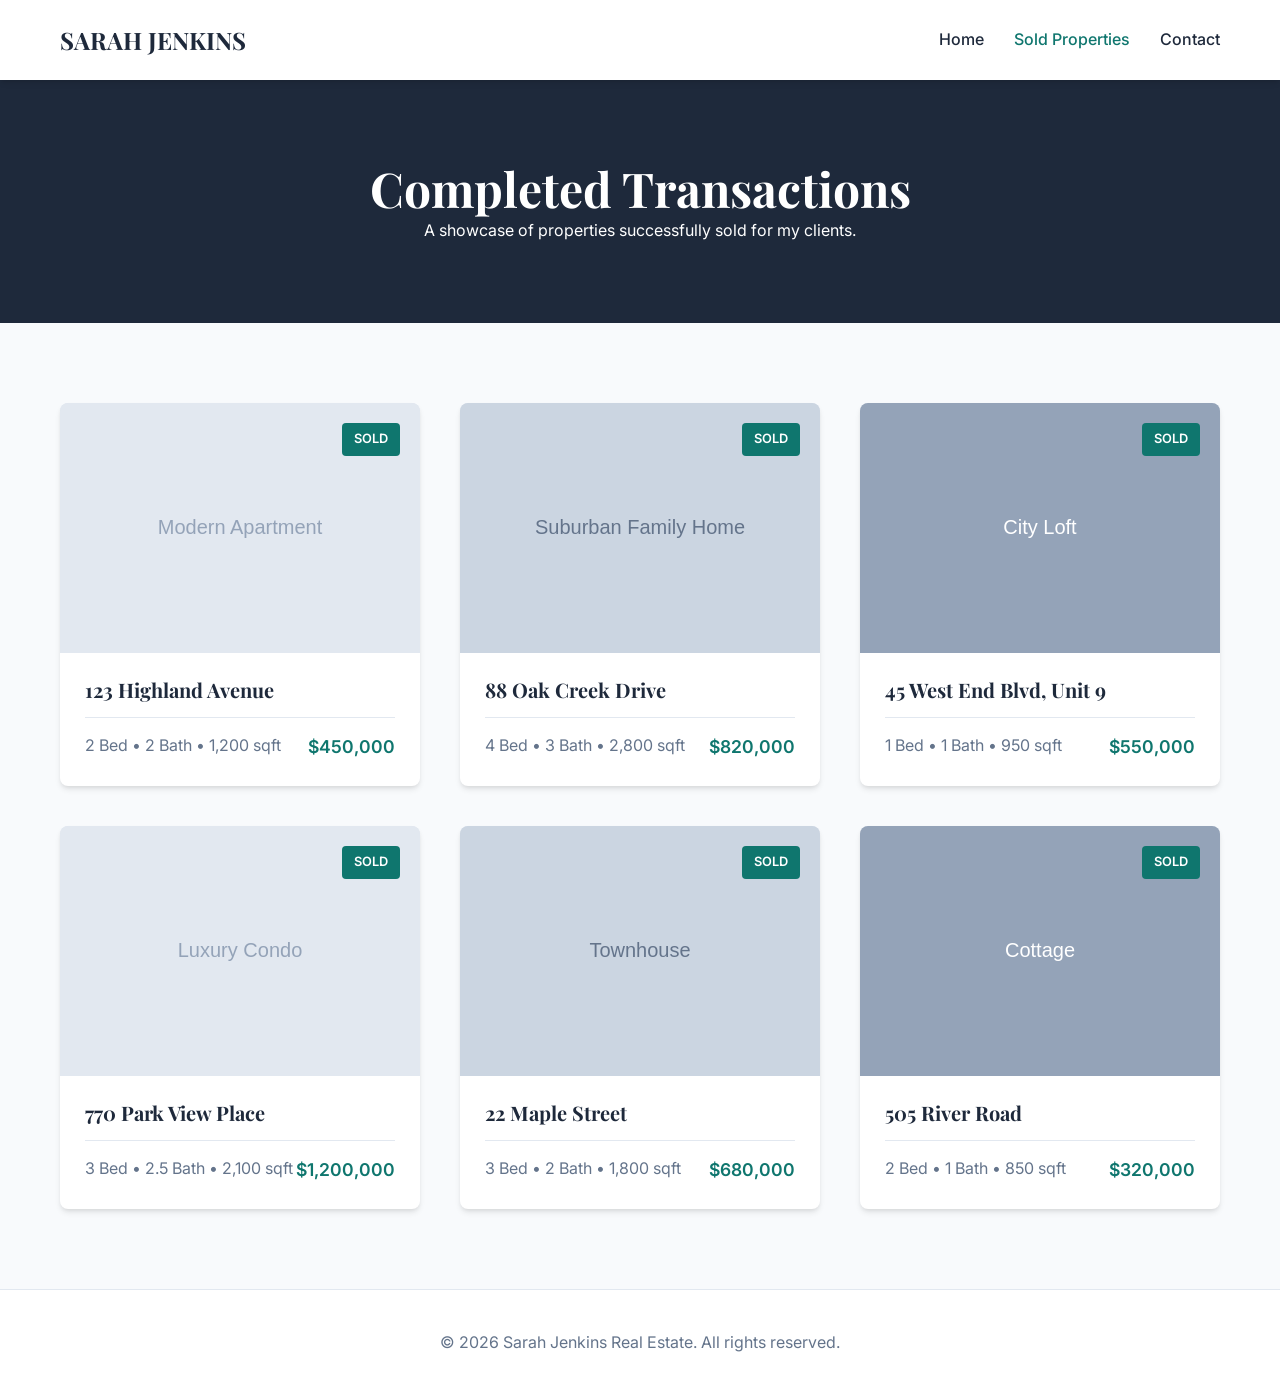
<file: demos/realestate/gallery.html>
<!DOCTYPE html>
<html lang="en">
<head>
    <meta charset="UTF-8">
    <meta name="viewport" content="width=device-width, initial-scale=1.0">
    <title>Sold Properties - Sarah Jenkins</title>
    <link rel="stylesheet" href="style.css">
</head>
<body>

    <!-- Header -->
    <header>
        <div class="container">
            <nav>
                <a href="index.html" class="logo">SARAH JENKINS</a>
                <div class="nav-links">
                    <a href="index.html">Home</a>
                    <a href="gallery.html" class="active">Sold Properties</a>
                    <a href="index.html#contact">Contact</a>
                </div>
                <button class="mobile-menu-btn" aria-label="Toggle menu">☰</button>
            </nav>
        </div>
    </header>

    <!-- Page Header -->
    <section class="page-header">
        <div class="container">
            <h1>Completed Transactions</h1>
            <p>A showcase of properties successfully sold for my clients.</p>
        </div>
    </section>

    <!-- Gallery Section -->
    <section class="gallery-section">
        <div class="container">
            <div class="gallery-grid">
                
                <!-- Property Card 1 -->
                <article class="property-card">
                    <div class="property-img">
                         <img src="data:image/svg+xml,%3Csvg xmlns='http://www.w3.org/2000/svg' width='400' height='250' viewBox='0 0 400 250'%3E%3Crect width='400' height='250' fill='%23e2e8f0'/%3E%3Ctext x='50%25' y='50%25' font-family='sans-serif' font-size='20' fill='%2394a3b8' text-anchor='middle' dy='.3em'%3EModern Apartment%3C/text%3E%3C/svg%3E" alt="Modern Apartment">
                         <span class="status-label">Sold</span>
                    </div>
                    <div class="property-info">
                        <h3 class="property-location">123 Highland Avenue</h3>
                        <div class="property-details">
                            <span>2 Bed • 2 Bath • 1,200 sqft</span>
                            <span class="property-price">$450,000</span>
                        </div>
                    </div>
                </article>

                <!-- Property Card 2 -->
                <article class="property-card">
                    <div class="property-img">
                        <img src="data:image/svg+xml,%3Csvg xmlns='http://www.w3.org/2000/svg' width='400' height='250' viewBox='0 0 400 250'%3E%3Crect width='400' height='250' fill='%23cbd5e1'/%3E%3Ctext x='50%25' y='50%25' font-family='sans-serif' font-size='20' fill='%2364748b' text-anchor='middle' dy='.3em'%3ESuburban Family Home%3C/text%3E%3C/svg%3E" alt="Suburban Family Home">
                        <span class="status-label">Sold</span>
                    </div>
                    <div class="property-info">
                        <h3 class="property-location">88 Oak Creek Drive</h3>
                        <div class="property-details">
                            <span>4 Bed • 3 Bath • 2,800 sqft</span>
                            <span class="property-price">$820,000</span>
                        </div>
                    </div>
                </article>

                <!-- Property Card 3 -->
                <article class="property-card">
                    <div class="property-img">
                        <img src="data:image/svg+xml,%3Csvg xmlns='http://www.w3.org/2000/svg' width='400' height='250' viewBox='0 0 400 250'%3E%3Crect width='400' height='250' fill='%2394a3b8'/%3E%3Ctext x='50%25' y='50%25' font-family='sans-serif' font-size='20' fill='%23ffffff' text-anchor='middle' dy='.3em'%3ECity Loft%3C/text%3E%3C/svg%3E" alt="City Loft">
                        <span class="status-label">Sold</span>
                    </div>
                    <div class="property-info">
                        <h3 class="property-location">45 West End Blvd, Unit 9</h3>
                        <div class="property-details">
                            <span>1 Bed • 1 Bath • 950 sqft</span>
                            <span class="property-price">$550,000</span>
                        </div>
                    </div>
                </article>

                <!-- Property Card 4 -->
                <article class="property-card">
                    <div class="property-img">
                        <img src="data:image/svg+xml,%3Csvg xmlns='http://www.w3.org/2000/svg' width='400' height='250' viewBox='0 0 400 250'%3E%3Crect width='400' height='250' fill='%23e2e8f0'/%3E%3Ctext x='50%25' y='50%25' font-family='sans-serif' font-size='20' fill='%2394a3b8' text-anchor='middle' dy='.3em'%3ELuxury Condo%3C/text%3E%3C/svg%3E" alt="Luxury Condo">
                        <span class="status-label">Sold</span>
                    </div>
                    <div class="property-info">
                        <h3 class="property-location">770 Park View Place</h3>
                        <div class="property-details">
                            <span>3 Bed • 2.5 Bath • 2,100 sqft</span>
                            <span class="property-price">$1,200,000</span>
                        </div>
                    </div>
                </article>

                <!-- Property Card 5 -->
                <article class="property-card">
                    <div class="property-img">
                        <img src="data:image/svg+xml,%3Csvg xmlns='http://www.w3.org/2000/svg' width='400' height='250' viewBox='0 0 400 250'%3E%3Crect width='400' height='250' fill='%23cbd5e1'/%3E%3Ctext x='50%25' y='50%25' font-family='sans-serif' font-size='20' fill='%2364748b' text-anchor='middle' dy='.3em'%3ETownhouse%3C/text%3E%3C/svg%3E" alt="Townhouse">
                        <span class="status-label">Sold</span>
                    </div>
                    <div class="property-info">
                        <h3 class="property-location">22 Maple Street</h3>
                        <div class="property-details">
                            <span>3 Bed • 2 Bath • 1,800 sqft</span>
                            <span class="property-price">$680,000</span>
                        </div>
                    </div>
                </article>

                <!-- Property Card 6 -->
                <article class="property-card">
                    <div class="property-img">
                        <img src="data:image/svg+xml,%3Csvg xmlns='http://www.w3.org/2000/svg' width='400' height='250' viewBox='0 0 400 250'%3E%3Crect width='400' height='250' fill='%2394a3b8'/%3E%3Ctext x='50%25' y='50%25' font-family='sans-serif' font-size='20' fill='%23ffffff' text-anchor='middle' dy='.3em'%3ECottage%3C/text%3E%3C/svg%3E" alt="Cottage">
                        <span class="status-label">Sold</span>
                    </div>
                    <div class="property-info">
                        <h3 class="property-location">505 River Road</h3>
                        <div class="property-details">
                            <span>2 Bed • 1 Bath • 850 sqft</span>
                            <span class="property-price">$320,000</span>
                        </div>
                    </div>
                </article>

            </div>
        </div>
    </section>

    <!-- Footer -->
    <footer>
        <div class="container">
            <p>&copy; 2026 Sarah Jenkins Real Estate. All rights reserved.</p>
        </div>
    </footer>

    <script src="script.js"></script>
</body>
</html>
</file>
<file: style.css>
﻿* {
    margin: 0;
    padding: 0;
    box-sizing: border-box;
}

:root {
    --bg-dark: #0a0a0f;
    --bg-secondary: #121218;
    /* Р‘РѕР»РµРµ РЅР°СЃС‹С‰РµРЅРЅС‹Р№, "СЌР»РµРєС‚СЂРёС‡РµСЃРєРёР№" Р·РѕР»РѕС‚РѕР№ РІРјРµСЃС‚Рѕ РїС‹Р»СЊРЅРѕРіРѕ */
    --accent-primary: #ffc857; 
    --accent-secondary: #dbac45;
    --accent-olive: #a68b4c;
    --text-primary: #f3f4f6;
    --text-secondary: #9ca3af;
    --text-muted: #6b7280;
}

html {
    scroll-behavior: smooth;
    scroll-padding-top: 60px; /* Offset for sticky header */
}

/* Hide scrollbars on desktop without disabling scroll */
html {
    scrollbar-width: none; /* Firefox */
}

html::-webkit-scrollbar {
    width: 0;
    height: 0;
}

body {
    /* РЁСЂРёС„С‚ Outfit РґР»СЏ РѕСЃРЅРѕРІРЅРѕРіРѕ С‚РµРєСЃС‚Р° - СЃРѕРІСЂРµРјРµРЅРЅС‹Р№, РіРµРѕРјРµС‚СЂРёС‡РЅС‹Р№, РґСЂСѓР¶РµР»СЋР±РЅС‹Р№ */
    font-family: 'Outfit', -apple-system, BlinkMacSystemFont, sans-serif;
    background: var(--bg-dark);
    color: var(--text-primary);
    line-height: 1.6;
    overflow-x: hidden;
    overflow-y: scroll;
    height: 100vh;
    /* scroll-behavior: smooth; - Moved to html to fix scroll-padding support */
    -webkit-overflow-scrolling: touch;
    user-select: none;
    -webkit-user-select: none;
}

/* Hide scrollbars on desktop without disabling scroll */
body {
    scrollbar-width: none; /* Firefox */
}

body::-webkit-scrollbar {
    width: 0;
    height: 0;
}

@media (min-width: 1024px) and (hover: hover) and (pointer: fine) {
    body {
        scroll-snap-type: y mandatory;
    }

    .snap-section {
        scroll-snap-align: start;
        scroll-snap-stop: always;
    }
}

/* Р—Р°РіРѕР»РѕРІРєРё - Space Grotesk (С‚РµС…РЅРѕ-СЃС‚РёР»СЊ, "РєРѕСЃРјРёС‡РµСЃРєРёР№") */
h1, h2, h3, h4, h5, h6, .game-card {
    font-family: 'Space Grotesk', sans-serif;
    letter-spacing: -0.02em;
}

body.modal-open {
    overflow: hidden;
}

.skip-link {
    display: none;
}

@media (hover: hover) and (pointer: fine) {
    body {
        cursor: none;
    }

    body * {
        cursor: none !important;
    }
}

.cursor-dot,
.cursor-ring {
    position: fixed;
    top: 0;
    left: 0;
    pointer-events: none;
    z-index: 2000;
    opacity: 0;
    transition: opacity 0.2s ease, width 0.3s ease, height 0.3s ease, border-radius 0.3s ease;
}

.cursor-dot {
    width: 6px;
    height: 6px;
    border-radius: 50%;
    background: #ffffff;
    box-shadow: 0 0 8px rgba(255, 255, 255, 0.35);
}

.cursor-dot.is-active {
    width: 18px;
    height: 18px;
    mix-blend-mode: difference;
}

.cursor-ring {
    width: 34px;
    height: 34px;
    border-radius: 50%;
    border: 1.5px solid rgba(255, 255, 255, 0.9);
    box-shadow: 0 0 14px rgba(255, 255, 255, 0.25);
    transition: width 0.3s ease, height 0.3s ease, opacity 0.2s ease; /* Removed transform transition to fix lag */
}

.cursor-ring.is-hover {
    box-shadow: 0 0 26px rgba(255, 255, 255, 0.7);
    border-color: rgba(255, 255, 255, 1);
}

.cursor-dot.is-hover {
    box-shadow: 0 0 16px rgba(255, 255, 255, 0.9);
}

.portfolio-content {
    width: 100%;
    max-width: 1200px;
    display: flex;
    flex-direction: column;
    gap: 2em;
    padding: 0 2rem;
    margin: 0 auto;
    flex: 1;
    align-content: center;
}

.portfolio-row {
    display: grid;
    grid-template-columns: repeat(3, 1fr);
    column-gap: 1.5em;
    background: var(--bg-secondary);
    border: 1px solid rgba(139, 133, 99, 0.2);
    border-radius: 1.25rem;
    padding: 1.5rem;
    /* backdrop-filter: blur(6px); - Removed for performance */
    position: relative;
}

.swipe-hint {
    display: none;
}


#particles {
    position: fixed;
    top: 0;
    left: 0;
    width: 100%;
    height: 100%;
    z-index: 0;
    pointer-events: none;
    will-change: contents;
    image-rendering: crisp-edges;
}

/* РќР°РІРёРіР°С†РёСЏ */
.navbar {
    position: fixed;
    top: 0;
    left: 0;
    width: 100%;
    background: rgba(10, 10, 15, 0.98);
    /* backdrop-filter: blur(20px); - Removed for performance */
    z-index: 100;
    padding: 1rem 0;
    border-bottom: 1px solid rgba(139, 133, 99, 0.1);
    opacity: 0;
    transform: translateY(-100%);
    transition: all 0.4s ease;
    /* -webkit-backdrop-filter: blur(20px); */
}

.navbar.visible {
    opacity: 1;
    transform: translateY(0);
}

.nav-container {
    max-width: 1200px;
    margin: 0 auto;
    padding: 0 2rem;
    display: flex;
    justify-content: center;
    align-items: center;
}

.nav-menu {
    display: flex;
    gap: 3rem;
    list-style: none;
}

.nav-link {
    color: var(--text-secondary);
    text-decoration: none;
    font-size: 0.95rem;
    font-weight: 500;
    transition: all 0.3s ease;
    position: relative;
    padding: 0.75rem 0.5rem;
    display: block;
}

.nav-link::before {
    content: '//';
    margin-right: 0.5rem;
    color: var(--accent-primary);
    opacity: 0;
    transition: all 0.3s ease;
}

.nav-link:hover::before,
.nav-link.active::before {
    opacity: 1;
}

.nav-link:hover,
.nav-link.active {
    color: var(--text-primary);
}

/* РљРѕРЅС‚РµР№РЅРµСЂ */
.container {
    max-width: 1200px;
    margin: 0 auto;
    padding: 0 2rem;
    position: relative;
    z-index: 1;
}

/* РџРµСЂРІС‹Р№ СЌРєСЂР°РЅ */
.hero {
    height: 100vh;
    min-height: 100vh;
    margin: 0;
    display: flex;
    align-items: center;
    justify-content: center;
    position: relative;
}

.hero-content {
    text-align: center;
    max-width: 800px;
    animation: fadeInUp 1s ease-out;
    margin-top: -4rem;
}

.hero-title {
    font-size: clamp(3rem, 8vw, 5rem);
    font-weight: 700;
    background: linear-gradient(135deg, var(--accent-primary), var(--accent-olive));
    -webkit-background-clip: text;
    -webkit-text-fill-color: transparent;
    background-clip: text;
    margin-bottom: 1.5rem;
    letter-spacing: -0.02em;
}

.hero-greeting {
    font-size: 1.4rem;
    color: var(--accent-primary);
    margin-bottom: 0.5rem;
    font-weight: 500;
    letter-spacing: 0.05em;
}

.hero-subtitle {
    font-size: clamp(1rem, 2vw, 1.25rem);
    color: var(--text-secondary);
    margin-bottom: 2rem;
    font-weight: 300;
}

.hero-tech {
    display: grid;
    grid-template-columns: repeat(auto-fit, minmax(120px, 1fr));
    gap: 0.75rem;
    margin-bottom: 2rem;
    max-width: 600px;
    margin-left: auto;
    margin-right: auto;
}

.tech-tag {
    padding: 0.5rem 1rem;
    background: rgba(139, 133, 99, 0.15);
    border: 1px solid rgba(139, 133, 99, 0.3);
    border-radius: 0.5rem;
    font-size: 0.85rem;
    color: var(--accent-primary);
    font-weight: 500;
    transition: all 0.3s ease;
    text-align: center;
    cursor: pointer;
    position: relative;
}

.tech-tag:hover {
    background: rgba(139, 133, 99, 0.25);
    border-color: var(--accent-primary);
    transform: translateY(-2px);
    box-shadow: 0 5px 15px rgba(139, 133, 99, 0.15);
}

.tech-tag:active {
    transform: translateY(0);
    box-shadow: 0 2px 8px rgba(139, 133, 99, 0.1);
}

.hero-description {
    font-size: 1rem;
    color: var(--text-secondary);
    line-height: 1.8;
    margin-bottom: 2.5rem;
    max-width: 600px;
    margin-left: auto;
    margin-right: auto;
}

.workflow-section {
    margin-top: 2rem;
    padding-top: 2rem;
    border-top: 1px solid rgba(139, 133, 99, 0.2);
}

.workflow-title {
    font-size: 1.5rem;
    color: var(--text-primary);
    margin-bottom: 2rem;
    text-align: center;
}

.workflow-steps {
    display: flex;
    align-items: flex-start;
    justify-content: center;
    gap: 1rem;
    flex-wrap: wrap;
}

.workflow-step {
    display: flex;
    flex-direction: column;
    align-items: center;
    gap: 0.75rem;
    min-width: 100px;
}

.step-number {
    width: 45px;
    height: 45px;
    border-radius: 50%;
    background: linear-gradient(135deg, rgba(139, 133, 99, 0.2), rgba(124, 131, 99, 0.2));
    border: 2px solid var(--accent-primary);
    display: flex;
    align-items: center;
    justify-content: center;
    font-weight: 700;
    color: var(--accent-primary);
    font-size: 1.25rem;
}

.step-label {
    font-size: 0.85rem;
    text-align: center;
    color: var(--text-secondary);
    font-weight: 500;
}

.workflow-arrow {
    color: var(--accent-primary);
    font-size: 1.5rem;
    opacity: 0.6;
    margin-top: 0.5rem;
}

/* РљРЅРѕРїРєРё */
.btn-primary {
    background: linear-gradient(135deg, var(--accent-primary), var(--accent-secondary));
    color: #000; /* Pure black becomes transparent with mix-blend-mode: lighten */
    border: none;
    padding: 1rem 2.5rem;
    font-size: 1.125rem;
    border-radius: 0.75rem;
    cursor: pointer;
    transition: all 0.3s ease;
    font-weight: 700;
    font-family: 'Space Grotesk', sans-serif;
    /* text-transform: uppercase; - Removed to keep only first letters capitalized */
    box-shadow: 0 10px 40px rgba(139, 133, 99, 0.3);
    mix-blend-mode: lighten; /* This creates the true "cutout" effect */
}

/* Р­С„С„РµРєС‚ "РІС‹СЂРµР·Р°РЅРЅРѕРіРѕ" С‚РµРєСЃС‚Р° РїСЂРё РЅР°РІРµРґРµРЅРёРё РєСѓСЂСЃРѕСЂР° */
.btn-primary:active {
    box-shadow: 0 5px 20px rgba(139, 133, 99, 0.2);
    transform: translateY(0);
}

.btn-primary:hover {
    transform: translateY(-2px);
    box-shadow: 0 15px 50px rgba(139, 133, 99, 0.5); /* Restore hover shadow */
}

/* Scroll Indicator */
.scroll-indicator {
    position: absolute;
    bottom: 4rem;
    left: 50%;
    transform: translateX(-50%);
    display: flex;
    flex-direction: column;
    align-items: center;
    gap: 0.75rem;
    z-index: 10;
}

.scroll-text {
    font-size: 0.75rem;
    letter-spacing: 0.15em;
    text-transform: uppercase;
    color: var(--text-muted);
    opacity: 0.8;
    font-weight: 500;
}

.scroll-animation {
    display: flex;
    flex-direction: column;
    align-items: center;
    gap: 6px;
    height: 30px;
}

.scroll-dot {
    width: 6px;
    height: 6px;
    border-radius: 50%;
    background: var(--accent-primary);
    opacity: 0.3;
    animation: float-dots 1.5s infinite ease-in-out;
}

.scroll-dot:nth-child(1) {
    animation-delay: 0s;
}

.scroll-dot:nth-child(2) {
    animation-delay: 0.2s;
}

.scroll-dot:nth-child(3) {
    animation-delay: 0.4s;
}

@keyframes float-dots {
    0% {
        opacity: 0.3;
        transform: translateY(0);
    }
    50% {
        opacity: 1;
    }
    100% {
        opacity: 0.3;
        transform: translateY(12px);
    }
}



/* Floating Contact Button */
.floating-contact-btn {
    position: fixed;
    bottom: 2rem;
    right: 2rem;
    width: 56px;
    height: 56px;
    border-radius: 50%;
    background: linear-gradient(135deg, var(--accent-primary), var(--accent-secondary));
    border: none;
    color: white;
    cursor: pointer;
    display: flex;
    align-items: center;
    justify-content: center;
    z-index: 500;
    transition: all 0.3s ease;
    box-shadow: 0 10px 30px rgba(139, 133, 99, 0.4);
}

.floating-contact-btn:hover {
    transform: scale(1.1);
    box-shadow: 0 15px 40px rgba(139, 133, 99, 0.6);
}

.floating-contact-btn:active {
    transform: scale(0.95);
}

.floating-contact-btn svg {
    width: 24px;
    height: 24px;
}

/* РџРѕСЂС‚С„РѕР»РёРѕ */
.portfolio {
    height: 100vh;
    margin: 0;
    overflow: hidden;
    padding: 2.5rem 0 2rem 0;
    position: relative;
    display: flex;
    flex-direction: column;
    align-items: center;
    justify-content: flex-start;
}

.section-title {
    font-size: clamp(2rem, 5vw, 3rem);
    text-align: center;
    margin-bottom: 2rem;
    margin-top: 3.5rem;
    font-weight: 600;
    color: var(--text-primary);
    position: static;
    width: 100%;
}

.project {
    display: contents;
}

.project-variants {
    display: contents;
}

.variant {
    background: var(--bg-secondary);
    border-radius: 1rem;
    overflow: hidden;
    transition: all 0.4s cubic-bezier(0.4, 0, 0.2, 1);
    border: 2px solid rgba(139, 133, 99, 0.15);
    cursor: pointer;
    display: flex;
    flex-direction: column;
    aspect-ratio: 4 / 3;
    text-decoration: none;
    color: inherit;
}


.variant:hover {
    transform: translateY(-8px);
    border-color: var(--accent-primary);
    box-shadow: 0 0 30px rgba(139, 133, 99, 0.2);
}

.variant-preview {
    flex: 0 0 55%;
    background: linear-gradient(135deg, rgba(139, 133, 99, 0.08), rgba(124, 131, 99, 0.08));
    display: flex;
    align-items: center;
    justify-content: center;
    border-bottom: 1px solid rgba(139, 133, 99, 0.15);
    transition: all 0.4s ease;
}

.variant:hover .variant-preview {
    background: linear-gradient(135deg, rgba(139, 133, 99, 0.15), rgba(124, 131, 99, 0.15));
}

.preview-placeholder svg {
    color: var(--accent-primary);
    opacity: 0.7;
    stroke-width: 1.5;
    transition: all 0.5s cubic-bezier(0.4, 0, 0.2, 1);
    filter: drop-shadow(0 0 2px rgba(255, 200, 87, 0.2));
}

.variant:hover .preview-placeholder svg {
    opacity: 1;
    stroke-width: 2;
    transform: perspective(500px) rotateX(5deg) scale(1.05);
    filter: drop-shadow(0 0 8px var(--accent-primary));
}

.variant-info {
    padding: 1rem;
    flex-shrink: 0;
    display: flex;
    flex-direction: column;
    justify-content: center;
}

.variant-info h3 {
    font-size: 0.95rem;
    margin-bottom: 0.25rem;
    color: var(--text-primary);
    font-weight: 600;
}

.variant-info p {
    color: var(--text-secondary);
    font-size: 0.75rem;
    line-height: 1.3;
}

.tech-list {
    margin-top: 1rem;
    font-size: 0.75rem;
    letter-spacing: 0.12em;
    text-transform: uppercase;
    color: var(--text-muted);
    font-weight: 600;
}

/* Pet Projects */
.pet-projects {
    height: 100vh;
    margin: 0;
    padding: 2.5rem 0 2rem 0;
    position: relative;
    display: flex;
    flex-direction: column;
    align-items: center;
    justify-content: flex-start;
}

.pet-projects-grid {
    width: 100%;
    max-width: 1400px;
    display: grid;
    grid-template-columns: repeat(4, minmax(0, 1fr));
    gap: 1.5rem;
    padding: 0 2rem 2rem 2rem;
    margin: 0 auto;
}

.pet-project-card {
    position: relative;
    border-radius: 1.25rem;
    overflow: hidden;
    border: 1px solid rgba(139, 133, 99, 0.25);
    background: #0f1016;
    min-height: 260px;
    display: flex;
    align-items: stretch;
    cursor: pointer;
    transition: transform 0.35s ease, box-shadow 0.35s ease, border-color 0.35s ease;
}

.pet-project-card:focus {
    outline: 2px solid var(--accent-primary);
    outline-offset: 2px;
}

.pet-project-card:hover {
    transform: translateY(-8px);
    border-color: var(--accent-primary);
    box-shadow: 0 20px 50px rgba(139, 133, 99, 0.25);
}

.pet-project-image {
    flex: 1;
    background-size: cover;
    background-position: center;
    background-repeat: no-repeat;
    filter: saturate(1.05) contrast(1.05);
}

.pet-project-meta {
    position: absolute;
    left: 1rem;
    bottom: 1rem;
    background: rgba(10, 10, 15, 0.75);
    border: 1px solid rgba(139, 133, 99, 0.35);
    border-radius: 0.75rem;
    padding: 0.6rem 0.85rem;
    backdrop-filter: blur(6px);
    transition: opacity 0.3s ease;
}

.pet-project-meta h3 {
    font-size: 1rem;
    margin-bottom: 0.15rem;
    color: var(--text-primary);
}

.pet-project-meta p {
    font-size: 0.75rem;
    color: var(--text-secondary);
}

.pet-project-actions {
    position: absolute;
    inset: 0;
    display: flex;
    align-items: flex-end;
    justify-content: center;
    gap: 0.75rem;
    padding: 1.5rem;
    background: linear-gradient(180deg, rgba(10, 10, 15, 0.2) 0%, rgba(10, 10, 15, 0.85) 85%);
    opacity: 0;
    transform: translateY(10px);
    transition: opacity 0.3s ease, transform 0.3s ease;
}

.pet-project-action {
    padding: 0.65rem 1.1rem;
    border-radius: 0.75rem;
    border: 1px solid rgba(139, 133, 99, 0.4);
    background: rgba(12, 12, 18, 0.9);
    color: var(--text-primary);
    font-size: 0.85rem;
    text-decoration: none;
    font-weight: 600;
    transition: transform 0.25s ease, border-color 0.25s ease, background 0.25s ease;
}

.pet-project-action.primary {
    background: linear-gradient(135deg, var(--accent-primary), var(--accent-secondary));
    color: #000;
    border-color: transparent;
}

.pet-project-action:hover {
    transform: translateY(-3px);
    border-color: var(--accent-primary);
}

@media (hover: hover) and (pointer: fine) {
    .pet-project-card:hover .pet-project-actions {
        opacity: 1;
        transform: translateY(0);
    }

    .pet-project-card:hover .pet-project-meta {
        opacity: 0;
    }
}

.pet-project-card.is-open .pet-project-actions {
    opacity: 1;
    transform: translateY(0);
}

.pet-project-card.coming-soon {
    opacity: 0.7;
    cursor: not-allowed;
    background: linear-gradient(135deg, rgba(18, 18, 24, 0.8) 0%, rgba(20, 20, 30, 0.8) 100%);
    border-color: rgba(139, 133, 99, 0.2);
}

.pet-project-card.coming-soon .pet-project-image {
    display: none;
}

.pet-project-card.coming-soon .pet-project-meta {
    position: absolute;
    left: 1rem;
    bottom: 1rem;
    background: rgba(10, 10, 15, 0.75);
    border: 1px solid rgba(139, 133, 99, 0.35);
    border-radius: 0.75rem;
    padding: 0.6rem 0.85rem;
    backdrop-filter: blur(6px);
}

.pet-project-card.coming-soon .pet-project-meta h3 {
    font-size: 1rem;
    margin-bottom: 0.15rem;
    color: var(--text-primary);
}

.pet-project-card.coming-soon .pet-project-meta p {
    font-size: 0.75rem;
    color: var(--text-secondary);
}

.pet-project-card.coming-soon:hover {
    transform: translateY(-8px);
    border-color: rgba(139, 133, 99, 0.25);
}

.pet-project-action.disabled {
    padding: 0.65rem 1.1rem;
    border-radius: 0.75rem;
    border: 1px solid rgba(139, 133, 99, 0.3);
    background: rgba(12, 12, 18, 0.7);
    color: var(--text-secondary);
    font-size: 0.85rem;
    text-decoration: none;
    font-weight: 600;
    cursor: not-allowed;
    transition: none;
    display: inline-block;
}

.pet-project-action.disabled:hover {
    transform: none;
    border-color: rgba(139, 133, 99, 0.3);
}

@media (max-width: 1024px) {
    .pet-projects-grid {
        grid-template-columns: repeat(2, minmax(0, 1fr));
    }
}

@media (max-width: 640px) {
    .pet-projects-grid {
        grid-template-columns: repeat(2, minmax(0, 1fr));
        gap: 1rem;
        padding: 0 1.25rem 2rem 1.25rem;
    }

    .pet-project-card {
        min-height: 220px;
    }

    .pet-project-meta {
        left: 0.75rem;
        bottom: 0.75rem;
        padding: 0.5rem 0.7rem;
    }

    .pet-project-actions {
        flex-direction: column;
        align-items: stretch;
    }

    .pet-project-action {
        text-align: center;
    }
}

/* Mobile image swap */
@media (max-width: 640px) {
    .pet-project-image.mobile-image-swap {
        background-image: url('img/Screenshot_mobile_weather.jpg') !important;
    }
}

/* Touch device button blocking - buttons inactive until visible */
@media (hover: none) and (pointer: coarse) {
    .pet-project-actions {
        pointer-events: none;
    }

    .pet-project-action:not(.disabled) {
        pointer-events: none;
        opacity: 0.5;
    }

    .pet-project-card.is-open .pet-project-actions {
        pointer-events: auto;
    }

    .pet-project-card.is-open .pet-project-action:not(.disabled) {
        pointer-events: auto;
        opacity: 1;
    }
}

.variant[data-image] {
    position: relative;
}

/* Р¤РѕРЅРѕРІРѕРµ РёР·РѕР±СЂР°Р¶РµРЅРёРµ РЅР° РІСЃСЋ РєР°СЂС‚РѕС‡РєСѓ - РїРѕРєР°Р·С‹РІР°РµС‚СЃСЏ РїСЂРё hover */
.variant[data-image]::before {
    content: '';
    position: absolute;
    top: 0;
    left: 0;
    width: 100%;
    height: 100%;
    background-image: var(--bg-image);
    background-size: cover;
    background-position: center;
    background-repeat: no-repeat;
    opacity: 0;
    transition: opacity 0.5s ease;
    z-index: 1;
}

@media (hover: hover) {
    .variant[data-image]:hover::before {
        opacity: 1;
    }
    
    .variant[data-image]:hover .variant-preview {
        opacity: 0;
    }

    .variant[data-image]:hover .preview-placeholder svg {
        opacity: 0;
        transform: scale(0.95);
    }

    .variant[data-image]:hover .variant-info {
        transform: translateY(100%);
    }
}

.variant[data-image].show-preview::before {
    opacity: 1;
}

/* Preview РґР»СЏ РєР°СЂС‚РѕС‡РµРє СЃ РёР·РѕР±СЂР°Р¶РµРЅРёСЏРјРё */
.variant[data-image] .variant-preview {
    position: relative;
    z-index: 2;
    transition: opacity 0.5s ease;
}

/* Р Р°Р·РјС‹С‚С‹Р№ С„РѕРЅ РІ preview РїРѕ СѓРјРѕР»С‡Р°РЅРёСЋ */
.variant[data-image] .variant-preview::before {
    content: '';
    position: absolute;
    top: 0;
    left: 0;
    width: 100%;
    height: 100%;
    background-image: var(--bg-image);
    background-size: cover;
    background-position: center;
    background-repeat: no-repeat;
    filter: blur(15px);
    opacity: 0.4;
    z-index: -1;
}

.variant[data-image].show-preview .variant-preview {
    opacity: 0;
}

/* SVG РёРєРѕРЅРєР° */
.variant[data-image] .preview-placeholder {
    position: relative;
    z-index: 3;
}

.variant[data-image] .preview-placeholder svg {
    transition: all 0.5s ease;
}

.variant[data-image].show-preview .preview-placeholder svg {
    opacity: 0;
    transform: scale(0.95);
}

/* РўРµРєСЃС‚РѕРІР°СЏ С‡Р°СЃС‚СЊ */
.variant[data-image] .variant-info {
    position: relative;
    z-index: 2;
    transition: transform 0.5s cubic-bezier(0.4, 0, 0.2, 1);
}

.variant[data-image].show-preview .variant-info {
    transform: translateY(100%);
}

/* Variant Toggle Button (Mobile/Touch) */
.variant-toggle-btn {
    position: absolute;
    top: 0.75rem;
    right: 0.75rem;
    width: 32px;
    height: 32px;
    border-radius: 50%;
    background: rgba(10, 10, 15, 0.6);
    border: 1px solid rgba(255, 255, 255, 0.2);
    color: var(--text-primary);
    display: none; /* Hidden by default on desktop */
    align-items: center;
    justify-content: center;
    z-index: 20;
    cursor: pointer;
    /* backdrop-filter: blur(4px); */
    transition: all 0.3s ease;
}

@media (hover: none), (max-width: 1024px) {
    .variant-toggle-btn {
        display: flex;
    }
}

.variant[data-image].show-preview .variant-toggle-btn {
    background: var(--accent-primary);
    color: var(--bg-dark);
    border-color: var(--accent-primary);
    opacity: 1; 
}

/* РњРѕРґР°Р»СЊРЅРѕРµ РѕРєРЅРѕ */
.modal {
    position: fixed;
    top: 0;
    left: 0;
    width: 100%;
    height: 100%;
    z-index: 1000;
    display: none;
    align-items: center;
    justify-content: center;
}

.modal.active {
    display: flex;
}

.modal-overlay {
    position: absolute;
    top: 0;
    left: 0;
    width: 100%;
    height: 100%;
    background: rgba(0, 0, 0, 0.95);
    /* backdrop-filter: blur(10px); */
    animation: fadeIn 0.3s ease;
}

.modal-content {
    position: relative;
    background: var(--bg-secondary);
    border-radius: 1.5rem;
    padding: 3rem;
    max-width: 500px;
    width: 90%;
    border: 1px solid rgba(139, 133, 99, 0.25);
    animation: slideUp 0.4s cubic-bezier(0.4, 0, 0.2, 1);
}

.modal-content h2 {
    font-size: 2rem;
    margin-bottom: 2rem;
    color: var(--text-primary);
    text-align: center;
}

.price-subtitle {
    text-align: center;
    color: var(--text-secondary);
    margin-top: -1rem;
    margin-bottom: 1.5rem;
    font-size: 0.95rem;
}

.price-list {
    list-style: none;
    display: grid;
    gap: 0.75rem;
}

.price-list li {
    padding: 0.85rem 1rem;
    background: rgba(139, 133, 99, 0.08);
    border: 1px solid rgba(139, 133, 99, 0.2);
    border-radius: 0.75rem;
    color: var(--text-primary);
    font-size: 0.95rem;
    transition: all 0.3s ease;
}

.price-list li:hover {
    background: rgba(139, 133, 99, 0.15);
    border-color: rgba(139, 133, 99, 0.4);
    box-shadow: 0 10px 30px rgba(139, 133, 99, 0.15);
}

.modal-close {
    position: absolute;
    top: 1.5rem;
    right: 1.5rem;
    background: none;
    border: none;
    color: var(--text-secondary);
    cursor: pointer;
    padding: 0.5rem;
    display: flex;
    align-items: center;
    justify-content: center;
    transition: all 0.3s ease;
    border-radius: 0.5rem;
}

.modal-close:hover {
    background: rgba(139, 133, 99, 0.15);
    color: var(--accent-primary);
}

.contacts {
    display: flex;
    flex-direction: column;
    gap: 1.25rem;
}

.contact-item {
    display: flex;
    align-items: center;
    gap: 1rem;
    padding: 1.25rem;
    background: rgba(139, 133, 99, 0.08);
    border-radius: 0.75rem;
    color: var(--text-primary);
    text-decoration: none;
    transition: all 0.3s ease;
    border: 1px solid rgba(139, 133, 99, 0.15);
}

.contact-item:hover {
    background: rgba(139, 133, 99, 0.15);
    border-color: rgba(139, 133, 99, 0.35);
    transform: translateX(5px);
}

.contact-item svg {
    flex-shrink: 0;
    color: var(--accent-primary);
}

.contact-item span {
    font-size: 1.125rem;
}

.contact-row {
    display: flex;
    gap: 0.75rem;
    align-items: center;
}

.contact-row .contact-item {
    flex: 1;
}

.copy-square-btn {
    flex-shrink: 0;
    aspect-ratio: 1 / 1;
    height: 100%;
    min-height: 72px;
    max-height: 100px;
    padding: 0;
    background: rgba(139, 133, 99, 0.08);
    border-radius: 0.75rem;
    color: var(--accent-primary);
    cursor: pointer;
    transition: all 0.3s ease;
    border: 1px solid rgba(139, 133, 99, 0.15);
    display: flex;
    align-items: center;
    justify-content: center;
    font-size: 0;
}

.copy-square-btn:hover {
    background: rgba(139, 133, 99, 0.15);
    border-color: rgba(139, 133, 99, 0.35);
    transform: translateX(5px);
}

.copy-square-btn:active {
    transform: translateX(3px);
}

.copy-square-btn.copied {
    background: rgba(76, 175, 80, 0.15);
    border-color: rgba(76, 175, 80, 0.35);
    color: #4caf50;
}

/* Hide copy buttons on mobile */
@media (max-width: 768px) {
    .copy-square-btn {
        display: none;
    }
}

/* РђРЅРёРјР°С†РёРё */
@keyframes fadeInUp {
    from {
        opacity: 0;
        transform: translateY(30px);
    }
    to {
        opacity: 1;
        transform: translateY(0);
    }
}

@keyframes fadeIn {
    from {
        opacity: 0;
    }
    to {
        opacity: 1;
    }
}

@keyframes slideUp {
    from {
        opacity: 0;
        transform: translateY(50px);
    }
    to {
        opacity: 1;
        transform: translateY(0);
    }
}

/* Р’РєР»СЋС‡РµРЅРёРµ scroll-snap С‚РѕР»СЊРєРѕ РЅР° РґРµСЃРєС‚РѕРїРµ */
@media (min-width: 1440px) {
    body {
        scroll-snap-type: y mandatory;
    }

    .hero,
    .portfolio {
        scroll-snap-align: start;
        scroll-snap-stop: always;
    }
}

@media (prefers-reduced-motion: reduce) {
    html:focus-within {
        scroll-behavior: auto;
    }

    body {
        scroll-behavior: auto;
    }

    *,
    *::before,
    *::after {
        animation-duration: 0.001ms !important;
        animation-iteration-count: 1 !important;
        transition-duration: 0.001ms !important;
        scroll-behavior: auto !important;
    }

    #particles {
        display: none;
    }

    .cursor-dot,
    .cursor-ring {
        display: none;
    }
}

/* РђРґР°РїС‚РёРІРЅРѕСЃС‚СЊ */
@media (max-width: 1024px) {
    .portfolio {
        padding: 3rem 0;
    }

    .section-title {
        font-size: 1.75rem;
        margin-bottom: 2rem;
    }

    .portfolio-content {
        gap: 1.25rem;
        padding: 0 1.5rem;
    }
}

@media (max-width: 768px) {
    .navbar {
        padding: 0.75rem 0;
    }

    .nav-menu {
        gap: 1rem;
    }

    .nav-link {
        font-size: 0.85rem;
        padding: 0.75rem 0.25rem;
    }

    .nav-container {
        padding: 0 1rem;
    }

    .container {
        padding: 0 1.25rem;
    }

    .hero {
        height: 100vh;
        min-height: 100vh;
    }

    .hero-content {
        padding: 0 1rem;
    }

    .portfolio {
        padding: 3rem 0;
    }

    .section-title {
        margin-bottom: 2rem;
        font-size: 1.5rem;
    }

    .portfolio-content {
        gap: 1rem;
        padding: 0 1rem;
    }

    .portfolio-row {
        display: flex;
        gap: 0.75rem;
        overflow-x: auto;
        scroll-snap-type: x mandatory;
        padding: 1rem 1rem 3.5rem;
        scrollbar-width: none;
    }

    .portfolio-row::-webkit-scrollbar {
        width: 0;
        height: 0;
    }

    .swipe-hint {
        display: block;
        position: absolute;
        left: 1rem;
        bottom: 0.75rem;
        font-size: 0.7rem;
        letter-spacing: 0.15em;
        text-transform: uppercase;
        color: var(--text-muted);
        opacity: 0.8;
        pointer-events: none;
    }

    .variant {
        flex: 0 0 85%;
        min-width: 85%;
        scroll-snap-align: center;
        aspect-ratio: 4 / 3;
    }

    .btn-primary {
        width: 100%;
        padding: 1rem 2rem;
    }
}

/* Touch РѕРїС‚РёРјРёР·Р°С†РёСЏ */
@media (hover: none) and (pointer: coarse) {
    .variant:hover {
        transform: none;
    }
    
    .variant:active {
        transform: scale(0.98);
    }
    
    .btn-primary:hover {
        transform: none;
    }
    
    .btn-primary:active {
        transform: scale(0.97);
    }
}

/* ========== IPHONE РџРћР РўР Р•РўРќР«Р™ Р Р•Р–РРњ ========== */
/* РњР°Р»РµРЅСЊРєРёРµ iPhone (SE, 12/13 mini) */
@media (max-width: 390px) and (orientation: portrait) {
    .navbar {
        padding: 0.4rem 0;
    }

    .nav-menu {
        gap: 0.3rem;
    }

    .nav-link {
        font-size: 0.7rem;
        padding: 0.4rem 0.15rem;
    }

    .container {
        padding: 0 0.75rem;
    }

    .hero {
        height: 100vh;
        min-height: 100vh;
        padding: 1rem 0;
    }

    .hero-content {
        margin-top: -1.5rem;
    }

    .hero-greeting {
        font-size: 0.75rem;
    }

    .hero-title {
        font-size: 1.8rem;
        margin-bottom: 0.5rem;
    }

    .hero-subtitle {
        font-size: 0.75rem;
        margin-bottom: 1rem;
    }

    .hero-tech {
        grid-template-columns: 1fr;
        gap: 0.4rem;
        margin-bottom: 1rem;
    }

    .tech-tag {
        padding: 0.25rem 0.5rem;
        font-size: 0.6rem;
    }

    .hero-description {
        font-size: 0.75rem;
        line-height: 1.5;
        margin-bottom: 1rem;
    }

    .btn-primary {
        padding: 0.6rem 1.2rem;
        font-size: 0.8rem;
    }

    .workflow-section {
        margin-top: 1rem;
        padding-top: 1rem;
    }

    .workflow-title {
        font-size: 0.95rem;
        margin-bottom: 0.75rem;
    }

    .workflow-steps {
        gap: 0.1rem;
        flex-wrap: nowrap;
        justify-content: space-between;
    }

    .workflow-step {
        min-width: unset;
        flex: 1;
        width: auto;
    }

    .step-number {
        width: 30px;
        height: 30px;
        font-size: 0.8rem;
    }

    .step-label {
        font-size: 0.6rem;
    }

    .workflow-arrow {
        font-size: 1rem;
    }

    .portfolio {
        padding: 2rem 0;
    }

    .section-title {
        font-size: 1.1rem;
        margin-bottom: 1rem;
        margin-top: 1rem;
    }

    .portfolio-content {
        gap: 0.5rem;
        padding: 0 0.5rem;
    }

    .portfolio-row {
        padding: 0.75rem 0.5rem 2.8rem;
        gap: 0.5rem;
    }

    .scroll-indicator {
        bottom: 4rem;
    }

    .scroll-dot {
        width: 3px;
        height: 3px;
    }

    .floating-contact-btn {
        width: 48px;
        height: 48px;
        bottom: 1.5rem;
        right: 1rem;
    }

    .floating-contact-btn svg {
        width: 20px;
        height: 20px;
    }
}

/* РћР±С‹С‡РЅС‹Рµ iPhone (12/13/14/15 normal) */
@media (min-width: 391px) and (max-width: 430px) and (orientation: portrait) {
    .navbar {
        padding: 0.5rem 0;
    }

    .nav-menu {
        gap: 0.4rem;
    }

    .nav-link {
        font-size: 0.75rem;
        padding: 0.45rem 0.2rem;
    }

    .container {
        padding: 0 0.85rem;
    }

    .hero-content {
        margin-top: -1.5rem;
    }

    .hero-greeting {
        font-size: 0.8rem;
    }

    .hero-title {
        font-size: 2rem;
        margin-bottom: 0.6rem;
    }

    .hero-subtitle {
        font-size: 0.8rem;
        margin-bottom: 1.2rem;
    }

    .hero-tech {
        grid-template-columns: repeat(2, 1fr);
        gap: 0.5rem;
        margin-bottom: 1.2rem;
    }

    .tech-tag {
        padding: 0.3rem 0.6rem;
        font-size: 0.65rem;
    }

    .hero-description {
        font-size: 0.8rem;
        line-height: 1.5;
        margin-bottom: 1.2rem;
    }

    .btn-primary {
        padding: 0.65rem 1.4rem;
        font-size: 0.85rem;
    }

    .workflow-section {
        margin-top: 1.2rem;
        padding-top: 1.2rem;
    }

    .workflow-title {
        font-size: 1.05rem;
        margin-bottom: 0.85rem;
    }

    .workflow-steps {
        gap: 0.2rem;
        flex-wrap: nowrap;
        justify-content: space-between;
    }

    .workflow-step {
        min-width: unset;
        flex: 1;
        width: auto;
    }

    .step-number {
        width: 32px;
        height: 32px;
        font-size: 0.85rem;
    }

    .step-label {
        font-size: 0.65rem;
    }

    .portfolio {
        padding: 2.5rem 0;
    }

    .section-title {
        font-size: 1.25rem;
        margin-bottom: 1.2rem;
    }

    .portfolio-content {
        gap: 0.6rem;
        padding: 0 0.6rem;
    }

    .portfolio-row {
        padding: 0.85rem 0.6rem 2.8rem;
        gap: 0.6rem;
    }

    .variant-preview svg {
        width: 50px;
        height: 50px;
    }

    .variant-info {
        padding: 0.8rem;
    }

    .variant-info h3 {
        font-size: 0.8rem;
    }

    .variant-info p {
        font-size: 0.65rem;
    }

    .tech-list {
        font-size: 0.65rem;
    }
}

/* Р‘РѕР»СЊС€РёРµ iPhone (Max, Plus) */
@media (min-width: 431px) and (max-width: 540px) and (orientation: portrait) {
    .navbar {
        padding: 0.55rem 0;
    }

    .container {
        padding: 0 1rem;
    }

    .hero-content {
        margin-top: -2rem;
    }

    .hero-title {
        font-size: 2.2rem;
    }

    .hero-subtitle {
        font-size: 0.85rem;
        margin-bottom: 1.3rem;
    }

    .hero-tech {
        grid-template-columns: repeat(2, 1fr);
        gap: 0.6rem;
        margin-bottom: 1.3rem;
    }

    .tech-tag {
        padding: 0.35rem 0.75rem;
        font-size: 0.7rem;
    }

    .hero-description {
        font-size: 0.85rem;
        line-height: 1.6;
        margin-bottom: 1.3rem;
    }

    .btn-primary {
        padding: 0.7rem 1.6rem;
        font-size: 0.9rem;
    }

    .workflow-section {
        margin-top: 1.3rem;
        padding-top: 1.3rem;
    }

    .workflow-title {
        font-size: 1.15rem;
        margin-bottom: 0.95rem;
    }

    .workflow-steps {
        gap: 0.3rem;
        flex-wrap: nowrap;
        justify-content: space-between;
    }

    .workflow-step {
        min-width: unset;
        flex: 1;
        width: auto;
    }

    .step-number {
        width: 35px;
        height: 35px;
        font-size: 0.9rem;
    }

    .step-label {
        font-size: 0.7rem;
    }

    .portfolio {
        padding: 3rem 0;
    }

    .section-title {
        font-size: 1.4rem;
        margin-bottom: 1.3rem;
    }

    .portfolio-content {
        gap: 0.75rem;
        padding: 0 0.75rem;
    }

    .portfolio-row {
        padding: 1rem 0.75rem 2.8rem;
        gap: 0.75rem;
    }

    .variant-preview svg {
        width: 55px;
        height: 55px;
    }

    .variant-info {
        padding: 0.9rem;
    }

    .variant-info h3 {
        font-size: 0.85rem;
    }

    .variant-info p {
        font-size: 0.7rem;
    }
}

/* ========== IPHONE Р“РћР РР—РћРќРўРђР›Р¬РќР«Р™ Р Р•Р–РРњ ========== */
@media (orientation: landscape) and (max-width: 540px) {
    .portfolio-row {
        gap: 0.75rem;
        padding: 1rem 0.75rem 2rem;
        grid-template-columns: repeat(2, 1fr);
    }

    .navbar {
        padding: 0.3rem 0;
    }

    .nav-link {
        font-size: 0.65rem;
        padding: 0.4rem 0.15rem;
    }

    .hero {
        height: auto;
        min-height: auto;
        padding: 1rem 0;
    }

    .hero-content {
        margin-top: 0;
    }

    .hero-greeting {
        font-size: 0.7rem;
        margin-bottom: 0.2rem;
    }

    .hero-title {
        font-size: 1.4rem;
        margin-bottom: 0.3rem;
    }

    .hero-subtitle {
        font-size: 0.65rem;
        margin-bottom: 0.5rem;
    }

    .hero-tech {
        grid-template-columns: repeat(2, 1fr);
        gap: 0.35rem;
        margin-bottom: 0.5rem;
    }

    .tech-tag {
        padding: 0.2rem 0.4rem;
        font-size: 0.55rem;
    }

    .hero-description {
        font-size: 0.7rem;
        line-height: 1.4;
        margin-bottom: 0.75rem;
    }

    .btn-primary {
        padding: 0.5rem 1rem;
        font-size: 0.75rem;
    }

    .workflow-section {
        margin-top: 0.5rem;
        padding-top: 0.5rem;
        display: none;
    }

    .scroll-indicator {
        display: none;
    }

    .floating-contact-btn {
        width: 44px;
        height: 44px;
        bottom: 1rem;
        right: 0.75rem;
    }

    .floating-contact-btn svg {
        width: 18px;
        height: 18px;
    }
}

/* ========== IPAD РџРћР РўР Р•РўРќР«Р™ Р Р•Р–РРњ ========== */
@media (min-width: 600px) and (max-width: 900px) and (orientation: portrait) {
    .hero,
    .portfolio {
        min-height: 100svh;
        margin: 0;
    }

    .hero {
        min-height: 101svh;
        margin: 0;
        padding: 0.3rem 0 0.3rem;
        overflow: hidden;
    }

    .hero-content {
        margin-top: -2rem;
    }

    .hero-greeting {
        font-size: 1rem;
    }

    .hero-title {
        font-size: 2.6rem;
        margin-bottom: 0.75rem;
    }

    .hero-subtitle {
        font-size: 0.95rem;
        margin-bottom: 1.1rem;
    }

    .hero-tech {
        grid-template-columns: repeat(2, 1fr);
        gap: 0.7rem;
        margin-bottom: 1.1rem;
        max-width: 420px;
    }

    .tech-tag {
        padding: 0.45rem 0.9rem;
        font-size: 0.82rem;
    }

    .hero-description {
        font-size: 0.9rem;
        line-height: 1.6;
        margin-bottom: 1.2rem;
    }

    .btn-primary {
        padding: 0.85rem 2.2rem;
        font-size: 1rem;
    }

    .workflow-section {
        margin-top: 1.1rem;
        padding-top: 1rem;
    }

    .workflow-title {
        font-size: 1.15rem;
        margin-bottom: 1rem;
    }

    .workflow-steps {
        gap: 0.9rem;
    }

    .workflow-step {
        min-width: 78px;
    }

    .step-number {
        width: 36px;
        height: 36px;
        font-size: 0.9rem;
    }

    .step-label {
        font-size: 0.75rem;
    }

    .workflow-arrow {
        font-size: 1.1rem;
    }

    .portfolio {
        min-height: 100svh;
        margin: 0;
        padding: 0.7rem 0 0.5rem;
    }

    .section-title {
        font-size: 1.4rem;
        margin-top: 0.4rem;
        margin-bottom: 0.5rem;
    }

    .portfolio-content {
        gap: 0.6rem;
        padding: 0 0.8rem;
    }

    .portfolio-row {
        display: flex;
        gap: 0.9rem;
        overflow-x: auto;
        scroll-snap-type: x mandatory;
        padding: 0.6rem 0.8rem 2.8rem;
        scrollbar-width: none;
    }

    .portfolio-row::-webkit-scrollbar {
        width: 0;
        height: 0;
    }

    .swipe-hint {
        display: block;
        position: absolute;
        left: 1rem;
        bottom: 0.75rem;
        font-size: 0.7rem;
        letter-spacing: 0.15em;
        text-transform: uppercase;
        color: var(--text-muted);
        opacity: 0.8;
        pointer-events: none;
    }

    .variant {
        flex: 0 0 65%;
        min-width: 65%;
        scroll-snap-align: center;
        aspect-ratio: 4 / 3;
    }

    .variant-preview svg {
        width: 55px;
        height: 55px;
    }

    .variant-info {
        padding: 0.65rem;
    }

    .variant-info h3 {
        font-size: 0.85rem;
        margin-bottom: 0.2rem;
    }

    .variant-info p {
        font-size: 0.7rem;
    }
}

/* ========== IPAD Р“РћР РР—РћРќРўРђР›Р¬РќР«Р™ Р Р•Р–РРњ (Landscape) ========== */
@media (min-width: 900px) and (max-width: 1366px) and (orientation: landscape) {
    .hero,
    .portfolio {
        height: 100svh;
        min-height: 100svh;
        margin: 0;
    }

    .hero {
        height: 100svh;
        min-height: 101svh;
        margin: 0;
        padding: 0.3rem 0;
        overflow: hidden;
    }

    .hero-content {
        margin-top: -1.8rem;
    }

    .hero-title {
        font-size: 2.6rem;
        margin-bottom: 0.6rem;
    }

    .hero-subtitle {
        font-size: 0.95rem;
        margin-bottom: 0.9rem;
    }

    .hero-tech {
        grid-template-columns: repeat(4, 1fr);
        gap: 0.6rem;
        margin-bottom: 1rem;
        max-width: 620px;
    }

    .tech-tag {
        padding: 0.35rem 0.7rem;
        font-size: 0.78rem;
    }

    .hero-description {
        font-size: 0.95rem;
        line-height: 1.7;
        margin-bottom: 1.2rem;
    }

    .btn-primary {
        padding: 0.85rem 2.2rem;
        font-size: 1rem;
    }

    .workflow-section {
        margin-top: 1.5rem;
        padding-top: 1.2rem;
    }

    .workflow-title {
        font-size: 1.2rem;
        margin-bottom: 1.1rem;
    }

    .workflow-steps {
        gap: 1.1rem;
        flex-wrap: nowrap;
    }

    .step-number {
        width: 38px;
        height: 38px;
        font-size: 0.95rem;
    }

    .step-label {
        font-size: 0.75rem;
    }

    .portfolio {
        height: 100svh;
        min-height: 100svh;
        margin: 0;
        padding: 0.6rem 0 0.5rem;
        overflow: hidden;
    }

    .section-title {
        font-size: 1.4rem;
        margin-top: 0.4rem;
        margin-bottom: 0.5rem;
    }

    .portfolio-content {
        gap: 0.6rem;
        padding: 0 0.8rem;
    }

    .portfolio-row {
        display: grid;
        grid-template-columns: repeat(3, 1fr);
        padding: 0.6rem 0.8rem 0.9rem;
        gap: 0.6rem;
    }

    .variant-preview svg {
        width: 50px;
        height: 50px;
    }

    .variant-info {
        padding: 0.6rem;
    }

    .variant-info h3 {
        font-size: 0.8rem;
        margin-bottom: 0.15rem;
    }

    .variant-info p {
        font-size: 0.68rem;
        line-height: 1.3;
    }

    .tech-list {
        font-size: 0.65rem;
        margin-top: 0.7rem;
    }

    .scroll-indicator {
        bottom: 4rem;
    }
}

/* ========== РћР§Р•РќР¬ Р‘РћР›Р¬РЁРР• IPAD (12.9") ========== */
@media (min-width: 1024px) and (max-width: 1366px) and (orientation: portrait) {
    .hero,
    .portfolio {
        height: 100svh;
        min-height: 100svh;
        margin: 0;
    }

    .hero {
        height: 100svh;
        min-height: 101svh;
        margin: 0;
        padding: 0.4rem 0 0.4rem;
        overflow: hidden;
    }

    .hero-content {
        margin-top: -1.8rem;
    }

    .workflow-section {
        margin-top: 2rem;
        padding-top: 1.6rem;
    }

    .workflow-title {
        margin-bottom: 1.4rem;
    }

    .portfolio {
        min-height: 100svh;
        margin: 0;
        padding: 0.8rem 0 0.6rem;
    }

    .section-title {
        font-size: 1.5rem;
        margin-top: 0.5rem;
        margin-bottom: 0.6rem;
    }

    .portfolio-content {
        gap: 0.8rem;
        padding: 0 1rem;
    }

    .portfolio-row {
        gap: 0.8rem;
        padding: 0.8rem 1rem 1.2rem;
    }

    .scroll-indicator {
        bottom: 4rem;
    }
}

/* Game Styles */
.game-modal-content {
    background: #1a1a24;
    max-width: 500px;
    width: 90%;
    border: 1px solid rgba(139, 133, 99, 0.3);
}

.game-header {
    text-align: center;
    margin-bottom: 2rem;
}

.game-header h2 {
    color: var(--accent-primary);
    margin-bottom: 0.5rem;
}

.chip-count {
    font-size: 1.2rem;
    font-weight: 700;
    color: var(--text-primary);
}

.game-area {
    display: grid;
    grid-template-columns: 80px 1fr;
    grid-template-rows: auto auto;
    gap: 2rem;
    margin-bottom: 2rem;
    min-height: 200px;
}

.deck-area {
    grid-row: 1 / -1;
    display: flex;
    flex-direction: column;
    align-items: center;
    gap: 0.5rem;
}

.deck-label {
    font-size: 0.8rem;
    color: var(--text-muted);
}

.opponent-area {
    display: flex;
    flex-direction: column;
    align-items: center;
    justify-content: center;
    min-height: 60px;
}

.opponent-text {
    font-size: 0.9rem;
    color: var(--text-secondary);
}

.opponent-score {
    font-size: 2rem;
    font-weight: 800;
    color: var(--text-primary);
    margin-top: 0.5rem;
}

.opponent-score.hidden {
    filter: blur(8px);
    opacity: 0.5;
}

/* Loading dots animation */
.loading-dots {
    display: inline-flex;
    gap: 4px;
}
.loading-dots span {
    width: 6px;
    height: 6px;
    background-color: var(--text-primary);
    border-radius: 50%;
    animation: bounce 0.5s infinite alternate;
}
.loading-dots span:nth-child(2) { animation-delay: 0.1s; }
.loading-dots span:nth-child(3) { animation-delay: 0.2s; }

@keyframes bounce {
    to { transform: translateY(-6px); opacity: 0.5; }
}

/* Score fade in */
.opponent-score {
    font-size: 2rem;
    font-weight: 800;
    color: var(--text-primary);
    margin-top: 0.5rem;
    transition: opacity 0.3s ease;
}

.player-area {
    display: flex;
    flex-wrap: wrap;
    gap: 10px;
    align-items: center;
    min-height: 100px;
}

/* Card Styles */
.game-card {
    width: 70px;
    height: 100px;
    border-radius: 8px;
    background: #fff;
    color: #000;
    position: relative;
    box-shadow: 2px 2px 5px rgba(0,0,0,0.3);
    display: flex;
    justify-content: center;
    align-items: center;
    font-weight: bold;
    font-size: 1.5rem;
    user-select: none;
    transition: transform 0.3s ease;
}

.game-card.red {
    color: #e53e3e;
}

.game-card.back {
    background: #2d3748;
    background-image: repeating-linear-gradient(45deg, rgba(255,255,255,0.05) 0px, rgba(255,255,255,0.05) 10px, transparent 10px, transparent 20px);
    border: 2px solid #4a5568;
}

.game-card::before, .game-card::after {
    content: attr(data-value);
    position: absolute;
    font-size: 0.8rem;
}

.game-card::before { top: 5px; left: 5px; }
.game-card::after { bottom: 5px; right: 5px; transform: rotate(180deg); }

.game-status {
    text-align: center;
    font-size: 1.1rem;
    margin-bottom: 2rem;
    min-height: 1.6em;
    color: var(--text-secondary);
}

.game-controls {
    display: flex;
    gap: 1rem;
    justify-content: center;
}

.btn-game {
    padding: 0.8rem 2rem;
    border-radius: 8px;
    border: none;
    font-weight: 600;
    cursor: pointer;
    transition: all 0.2s ease;
    text-transform: uppercase;
    font-size: 0.9rem;
}

.btn-game.hit {
    background: var(--bg-dark);
    border: 1px solid var(--accent-primary);
    color: var(--accent-primary);
    -webkit-tap-highlight-color: transparent;
}

.btn-game.hit:active:not(:disabled) {
    background: var(--accent-primary);
    color: var(--bg-dark);
}

@media (hover: hover) {
    .btn-game.hit:hover:not(:disabled) {
        background: var(--accent-primary);
        color: var(--bg-dark);
    }
}

.btn-game.stay {
    background: #e53e3e;
    color: white;
    -webkit-tap-highlight-color: transparent;
}

.btn-game.stay:active:not(:disabled) {
    background: #c53030;
}

@media (hover: hover) {
    .btn-game.stay:hover:not(:disabled) {
        background: #c53030;
    }
}

.btn-game.restart {
    background: var(--text-primary);
    color: var(--bg-dark);
    width: 100%;
}

.hidden {
    display: none !important;
}

.btn-game:disabled {
    opacity: 0.5;
    cursor: not-allowed;
}

@media (max-width: 480px) {
    .game-modal-content {
        padding: 1.5rem;
    }
    
    .game-area {
        grid-template-columns: 1fr;
        gap: 1rem;
    }

    .deck-area {
        display: none; /* Hide deck on tiny screens to save space */
    }

    .player-area {
        justify-content: center;
    }

    .game-card {
        width: 60px;
        height: 84px;
        font-size: 1.2rem;
    }
}

/* РћРїС‚РёРјРёР·Р°С†РёСЏ РґР»СЏ РѕС‡РµРЅСЊ РјР°Р»РµРЅСЊРєРёС… СЌРєСЂР°РЅРѕРІ */
@media (max-height: 600px) {
    .hero {
        min-height: auto;
    }

    .hero-content {
        margin-top: 0;
    }
}

/* Hero Navigation (Static) */
.hero-nav-container {
    position: absolute;
    top: 0;
    left: 0;
    width: 100%;
    padding: 1rem 0;
    display: flex;
    justify-content: center;
    z-index: 10;
}

@media (max-width: 480px) {
    .hero-nav-container {
        padding: 0.8rem 0;
    }
}
</file>
<file: demos/autoservice/style.css>
:root {
    --primary-bg: #111111;
    --secondary-bg: #1a1a1a;
    --accent: #ffcc00;
    --text: #ffffff;
    --text-muted: #cccccc;
    --border: #333333;
    --font-heading: 'Teko', sans-serif;
    --font-body: 'Roboto', sans-serif;
    --transition: all 0.3s ease;
}

* {
    margin: 0;
    padding: 0;
    box-sizing: border-box;
}

html {
    scroll-behavior: smooth;
}

body {
    font-family: var(--font-body);
    background-color: var(--primary-bg);
    color: var(--text);
    line-height: 1.6;
}

h1, h2, h3, h4, .logo, .btn {
    font-family: var(--font-heading);
    text-transform: uppercase;
}

.container {
    max-width: 1200px;
    margin: 0 auto;
    padding: 0 20px;
}

.accent {
    color: var(--accent);
}

.text-center {
    text-align: center;
}

.section-title {
    font-size: 3rem;
    margin-bottom: 3rem;
    letter-spacing: 2px;
    position: relative;
    display: inline-block;
}

.section-title::after {
    content: '';
    position: absolute;
    bottom: -10px;
    left: 0;
    width: 60px;
    height: 4px;
    background-color: var(--accent);
}

/* Navigation */
.navbar {
    position: fixed;
    top: 0;
    left: 0;
    width: 100%;
    background-color: rgba(17, 17, 17, 0.95);
    border-bottom: 2px solid var(--accent);
    z-index: 1000;
    padding: 1rem 0;
}

.nav-container {
    display: flex;
    justify-content: space-between;
    align-items: center;
}

.logo {
    font-size: 2.5rem;
    font-weight: 700;
    text-decoration: none;
    color: var(--text);
    letter-spacing: 1px;
    line-height: 1;
}

.nav-menu {
    display: flex;
    list-style: none;
    gap: 2rem;
    align-items: center;
}

.nav-link {
    color: var(--text);
    text-decoration: none;
    font-weight: 500;
    font-size: 1.1rem;
    transition: var(--transition);
    text-transform: uppercase;
    letter-spacing: 1px;
}

.nav-link:hover {
    color: var(--accent);
}

.nav-cta {
    background-color: var(--accent);
    color: var(--primary-bg);
    padding: 0.5rem 1.5rem;
    text-decoration: none;
    font-weight: 700;
    font-size: 1.2rem;
    clip-path: polygon(10% 0, 100% 0, 100% 100%, 0% 100%);
    transition: var(--transition);
    white-space: nowrap;
}

.nav-cta:hover {
    background-color: #e6b800;
    transform: translateY(-2px);
}

.mobile-menu-btn {
    display: none;
    background: none;
    border: none;
    cursor: pointer;
    flex-direction: column;
    gap: 6px;
}

.mobile-menu-btn span {
    display: block;
    width: 30px;
    height: 3px;
    background-color: var(--accent);
    transition: var(--transition);
}

/* Hero Section */
.hero {
    height: 100vh;
    display: flex;
    align-items: center;
    position: relative;
    padding-top: 80px;
    overflow: hidden;
}

.hero-bg {
    position: absolute;
    top: 0;
    left: 0;
    width: 100%;
    height: 100%;
    /* Gradient placeholder instead of image */
    background: linear-gradient(rgba(0,0,0,0.7), rgba(0,0,0,0.7)),
                repeating-linear-gradient(45deg, #111 0, #111 10px, #222 10px, #222 20px);
    z-index: -1;
}

.hero-content {
    width: 100%;
}

.hero h1 {
    font-size: 5rem;
    line-height: 0.9;
    margin-bottom: 1.5rem;
    font-weight: 700;
}

.hero p {
    font-size: 1.2rem;
    max-width: 600px;
    margin-bottom: 2.5rem;
    color: var(--text-muted);
}

.hero-btns {
    display: flex;
    gap: 1.5rem;
}

.btn {
    display: inline-block;
    padding: 0.8rem 2.5rem;
    font-size: 1.4rem;
    font-weight: 700;
    text-decoration: none;
    transition: var(--transition);
    cursor: pointer;
    border: none;
}

.btn-primary {
    background-color: var(--accent);
    color: var(--primary-bg);
    clip-path: polygon(10% 0, 100% 0, 100% 100%, 0% 100%);
}

.btn-primary:hover {
    background-color: #e6b800;
    transform: translateX(5px);
}

.btn-outline {
    background: transparent;
    color: var(--text);
    border: 2px solid var(--text);
    clip-path: polygon(0 0, 90% 0, 100% 100%, 10% 100%);
}

.btn-outline:hover {
    background-color: var(--text);
    color: var(--primary-bg);
}

/* Services Section */
.services {
    padding: 100px 0;
    background-color: var(--secondary-bg);
}

.services-grid {
    display: grid;
    grid-template-columns: repeat(auto-fit, minmax(250px, 1fr));
    gap: 2rem;
}

.service-card {
    background-color: var(--primary-bg);
    padding: 2rem;
    border: 1px solid var(--border);
    transition: var(--transition);
    position: relative;
    overflow: hidden;
}

.service-card::before {
    content: '';
    position: absolute;
    top: 0;
    left: 0;
    width: 4px;
    height: 100%;
    background-color: var(--accent);
    transform: scaleY(0);
    transition: var(--transition);
    transform-origin: bottom;
}

.service-card:hover {
    transform: translateY(-10px);
    border-color: var(--accent);
}

.service-card:hover::before {
    transform: scaleY(1);
}

.service-img-placeholder {
    width: 60px;
    height: 60px;
    margin-bottom: 1.5rem;
    color: var(--accent);
}

.service-card h3 {
    font-size: 2rem;
    margin-bottom: 1rem;
}

.service-card p {
    color: var(--text-muted);
}

/* About Section */
.about {
    padding: 100px 0;
}

.about-container {
    display: grid;
    grid-template-columns: 1fr 1fr;
    gap: 4rem;
    align-items: center;
}

.features-list {
    list-style: none;
    margin-top: 2rem;
    display: grid;
    grid-template-columns: 1fr 1fr;
    gap: 1rem;
}

.features-list li {
    font-size: 1.1rem;
    font-weight: 500;
    color: var(--text);
}

.about-visual {
    display: grid;
    grid-template-columns: 1fr 1fr;
    gap: 20px;
}

.visual-box {
    background-color: var(--secondary-bg);
    padding: 3rem 2rem;
    text-align: center;
    border: 1px solid var(--border);
}

.visual-box span {
    display: block;
    font-family: var(--font-heading);
    font-size: 4rem;
    font-weight: 700;
    color: var(--accent);
    line-height: 1;
}

.visual-box p {
    text-transform: uppercase;
    letter-spacing: 1px;
    margin-top: 0.5rem;
    font-weight: 600;
}

.accent-box {
    background-color: var(--border);
    transform: translateY(30px);
}

/* Reviews Section */
.reviews {
    padding: 100px 0;
    background-color: var(--secondary-bg);
    position: relative;
    background-image: radial-gradient(circle at center, #222 0%, #1a1a1a 100%);
}

.reviews-grid {
    display: grid;
    grid-template-columns: repeat(auto-fit, minmax(300px, 1fr));
    gap: 2rem;
}

.review-card {
    background-color: var(--primary-bg);
    padding: 2.5rem;
    border-top: 4px solid var(--accent);
}

.stars {
    color: var(--accent);
    font-size: 1.2rem;
    margin-bottom: 1rem;
}

.review-card p {
    font-style: italic;
    color: var(--text-muted);
    margin-bottom: 1.5rem;
}

.author {
    font-weight: 700;
    text-align: right;
    color: var(--text);
}

/* Map Section */
.map-section {
    padding: 100px 0 100px;
}

.map-container {
    position: relative;
    height: 450px;
    width: 100%;
}

.map-container iframe {
    filter: grayscale(100%) invert(90%) contrast(1.2); /* Dark Map Style */
}

.address-overlay {
    position: absolute;
    top: 50%;
    right: 10%;
    transform: translateY(-50%);
    background-color: var(--primary-bg);
    padding: 2.5rem;
    border-left: 5px solid var(--accent);
    box-shadow: 0 10px 30px rgba(0,0,0,0.5);
}

.address-overlay h3 {
    font-size: 2rem;
    margin-bottom: 0.5rem;
}

.address-overlay p {
    color: var(--text-muted);
    font-size: 1.2rem;
}

/* Footer (Footer) */
footer {
    background-color: #000;
    padding: 80px 0 20px;
    border-top: 1px solid var(--border);
}

.footer-content {
    display: grid;
    grid-template-columns: repeat(auto-fit, minmax(250px, 1fr));
    gap: 3rem;
    margin-bottom: 60px;
}

.footer-col h3 {
    font-size: 2.5rem;
    margin-bottom: 1.5rem;
}

.footer-col h4 {
    font-size: 1.5rem;
    margin-bottom: 1.5rem;
    color: var(--accent);
}

.footer-col p {
    color: var(--text-muted);
    margin-bottom: 0.8rem;
    font-size: 1.1rem;
}

.footer-bottom {
    text-align: center;
    padding-top: 20px;
    border-top: 1px solid #222;
    color: #666;
    font-size: 0.9rem;
}

/* Mobile Responsive */
@media (max-width: 768px) {
    .section-title {
        font-size: 2.2rem;
        margin-bottom: 2rem;
    }

    .mobile-menu-btn {
        display: flex;
    }

    .nav-menu {
        position: fixed;
        top: 80px;
        left: -100%;
        width: 100%;
        height: calc(100vh - 80px);
        background-color: var(--primary-bg);
        flex-direction: column;
        justify-content: center;
        transition: var(--transition);
        border-top: 1px solid var(--border);
    }

    .nav-menu.active {
        left: 0;
    }

    .hero h1 {
        font-size: 3rem;
    }

    .about-container, .features-list {
        grid-template-columns: 1fr;
    }

    .map-container {
        height: auto;
    }

    .map-container iframe {
        height: 300px;
    }

    .address-overlay {
        position: relative;
        inset: auto;
        transform: none;
        width: 100%;
        margin-top: 0;
        padding: 1.5rem;
        box-shadow: none;
        border-left: none;
        border-top: 4px solid var(--accent);
    }
    
    .address-overlay h3 {
        font-size: 1.5rem;
        margin-bottom: 0.2rem;
    }

    .address-overlay p {
        font-size: 1rem;
    }
}
</file>
<file: demos/realestate/style.css>
@import url('https://fonts.googleapis.com/css2?family=Inter:wght@300;400;500;600&family=Playfair+Display:wght@400;600;700&display=swap');

:root {
    --bg-main: #f8fafc;
    --text-primary: #0f172a;
    --accent-primary: #1e293b;
    --accent-secondary: #0f766e;
    --bg-alt: #e2e8f0;
    --white: #ffffff;
    --shadow: 0 4px 6px -1px rgba(0, 0, 0, 0.1), 0 2px 4px -1px rgba(0, 0, 0, 0.06);
    --shadow-hover: 0 10px 15px -3px rgba(0, 0, 0, 0.1), 0 4px 6px -2px rgba(0, 0, 0, 0.05);
}

* {
    margin: 0;
    padding: 0;
    box-sizing: border-box;
}

body {
    font-family: 'Inter', sans-serif;
    background-color: var(--bg-main);
    color: var(--text-primary);
    line-height: 1.6;
}

h1, h2, h3, h4, h5, h6 {
    font-family: 'Playfair Display', serif;
    color: var(--accent-primary);
    line-height: 1.2;
}

a {
    text-decoration: none;
    color: inherit;
    transition: all 0.3s ease;
}

ul {
    list-style: none;
}

img {
    max-width: 100%;
    display: block;
}

.container {
    max-width: 1200px;
    margin: 0 auto;
    padding: 0 20px;
}

.btn {
    display: inline-block;
    padding: 12px 30px;
    background-color: var(--accent-primary);
    color: var(--white);
    font-weight: 500;
    border-radius: 4px;
    letter-spacing: 0.5px;
}

.btn:hover {
    background-color: var(--accent-secondary);
    transform: translateY(-2px);
}

/* Header */
header {
    background-color: var(--white);
    box-shadow: var(--shadow);
    position: sticky;
    top: 0;
    z-index: 100;
}

nav {
    display: flex;
    justify-content: space-between;
    align-items: center;
    height: 80px;
}

.logo {
    font-family: 'Playfair Display', serif;
    font-size: 1.5rem;
    font-weight: 700;
    color: var(--accent-primary);
}

.nav-links {
    display: flex;
    gap: 30px;
}

.nav-links a {
    font-weight: 500;
    color: var(--accent-primary);
}

.nav-links a:hover, .nav-links a.active {
    color: var(--accent-secondary);
}

.mobile-menu-btn {
    display: none;
    font-size: 1.5rem;
    cursor: pointer;
    background: none;
    border: none;
    color: var(--accent-primary);
}

/* Hero Section */
.hero {
    height: 100vh;
    display: flex;
    align-items: center;
    justify-content: center;
    background: linear-gradient(rgba(0, 0, 0, 0.5), rgba(0, 0, 0, 0.5)), url('img/homescreen.jpg');
    background-size: cover;
    background-position: center;
    text-align: center;
}

.hero h1 {
    font-size: 3.5rem;
    margin-bottom: 20px;
    max-width: 800px;
    margin-left: auto;
    margin-right: auto;
    color: var(--white);
}

.hero p {
    font-size: 1.25rem;
    color: var(--white);
    margin-bottom: 40px;
    opacity: 0.9;
}

.hero .btn {
    margin-bottom: 60px;
}

/* About Section */
.about {
    padding: 100px 0;
    background-color: var(--white);
}

.about-content {
    display: grid;
    grid-template-columns: 1fr 1fr;
    gap: 60px;
    align-items: center;
}

.about-text h2 {
    font-size: 2.5rem;
    margin-bottom: 30px;
}

.stats {
    display: flex;
    gap: 40px;
    margin-top: 40px;
}

.stat-item h3 {
    font-size: 2rem;
    color: var(--accent-secondary);
    margin-bottom: 5px;
}

.stat-item p {
    font-size: 0.9rem;
    text-transform: uppercase;
    letter-spacing: 1px;
}

.about-img {
    position: relative;
}

.about-img img {
    border-radius: 4px;
    width: 100%;
    height: 400px;
    object-fit: cover;
    background-color: var(--bg-alt);
}

/* How I Work */
.process {
    padding: 100px 0;
    background-color: var(--bg-alt);
}

.section-title {
    text-align: center;
    font-size: 2.5rem;
    margin-bottom: 60px;
}

.step-grid {
    display: grid;
    grid-template-columns: repeat(auto-fit, minmax(250px, 1fr));
    gap: 30px;
}

.step-card {
    background-color: var(--white);
    padding: 40px 30px;
    border-radius: 4px;
    box-shadow: var(--shadow);
    text-align: center;
    transition: transform 0.3s ease;
}

.step-card:hover {
    transform: translateY(-5px);
    box-shadow: var(--shadow-hover);
}

.step-number {
    font-size: 1.5rem;
    font-weight: 700;
    color: var(--accent-secondary);
    margin-bottom: 15px;
    display: block;
}

.step-card h3 {
    font-size: 1.25rem;
    margin-bottom: 15px;
}

/* Why Choose Me */
.why-choose {
    padding: 100px 0;
}

.features-grid {
    display: grid;
    grid-template-columns: repeat(2, 1fr);
    gap: 40px;
}

.feature-item {
    display: flex;
    gap: 20px;
}

.feature-icon {
    width: 50px;
    height: 50px;
    background-color: var(--bg-alt);
    border-radius: 50%;
    display: flex;
    align-items: center;
    justify-content: center;
    color: var(--accent-secondary);
    flex-shrink: 0;
}

/* CTA Section */
.cta-section {
    padding: 80px 0;
    background-color: var(--accent-primary);
    color: var(--white);
    text-align: center;
}

.cta-section h2 {
    color: var(--white);
    margin-bottom: 30px;
}

.cta-section .btn {
    background-color: var(--accent-secondary);
}

.cta-section .btn:hover {
    background-color: #0d6e66;
}

/* Contact Section */
.contact {
    padding: 100px 0;
}

.contact-grid {
    display: grid;
    grid-template-columns: 1fr 2fr;
    gap: 60px;
}

.contact-info h3 {
    margin-bottom: 30px;
    font-size: 1.8rem;
}

.contact-item {
    margin-bottom: 20px;
    display: flex;
    align-items: center;
    gap: 15px;
}

.contact-map {
    height: 400px;
    background-color: var(--bg-alt);
    border-radius: 4px;
    overflow: hidden;
}

.contact-map iframe {
    width: 100%;
    height: 100%;
    border: 0;
}

/* Footer */
footer {
    background-color: var(--white);
    padding: 40px 0;
    text-align: center;
    border-top: 1px solid var(--bg-alt);
    color: #64748b;
}

/* Gallery Page */
.page-header {
    background-color: var(--accent-primary);
    color: var(--white);
    padding: 80px 0;
    text-align: center;
}

.page-header h1 {
    color: var(--white);
    font-size: 3rem;
}

.gallery-section {
    padding: 80px 0;
}

.gallery-grid {
    display: grid;
    grid-template-columns: repeat(auto-fill, minmax(350px, 1fr));
    gap: 40px;
}

.property-card {
    background-color: var(--white);
    border-radius: 8px;
    overflow: hidden;
    box-shadow: var(--shadow);
    transition: all 0.3s ease;
    position: relative;
}

.property-card:hover {
    transform: scale(1.02);
    box-shadow: var(--shadow-hover);
}

.property-img {
    height: 250px;
    background-color: var(--bg-alt);
    position: relative;
}

.property-img img {
    width: 100%;
    height: 100%;
    object-fit: cover;
}

.status-label {
    position: absolute;
    top: 20px;
    right: 20px;
    background-color: var(--accent-secondary);
    color: var(--white);
    padding: 6px 12px;
    border-radius: 4px;
    font-size: 0.8rem;
    font-weight: 600;
    text-transform: uppercase;
}

.property-info {
    padding: 25px;
}

.property-location {
    font-size: 1.25rem;
    font-family: 'Playfair Display', serif;
    font-weight: 700;
    margin-bottom: 10px;
    color: var(--accent-primary);
}

.property-details {
    display: flex;
    justify-content: space-between;
    color: #64748b;
    margin-top: 15px;
    padding-top: 15px;
    border-top: 1px solid var(--bg-alt);
}

.property-price {
    color: var(--accent-secondary);
    font-weight: 600;
    font-size: 1.1rem;
}

/* Mobile Responsive */
@media (max-width: 768px) {
    .hero h1 {
        font-size: 2.5rem;
    }
    
    .about-content, .contact-grid, .features-grid {
        grid-template-columns: 1fr;
    }
    
    .stats {
        flex-wrap: wrap;
        gap: 20px;
    }
    
    .mobile-menu-btn {
        display: block;
    }
    
    .nav-links {
        display: none;
        position: absolute;
        top: 80px;
        left: 0;
        width: 100%;
        background-color: var(--white);
        flex-direction: column;
        padding: 20px;
        box-shadow: var(--shadow);
        text-align: center;
    }
    
    .nav-links.active {
        display: flex;
    }
}
</file>
